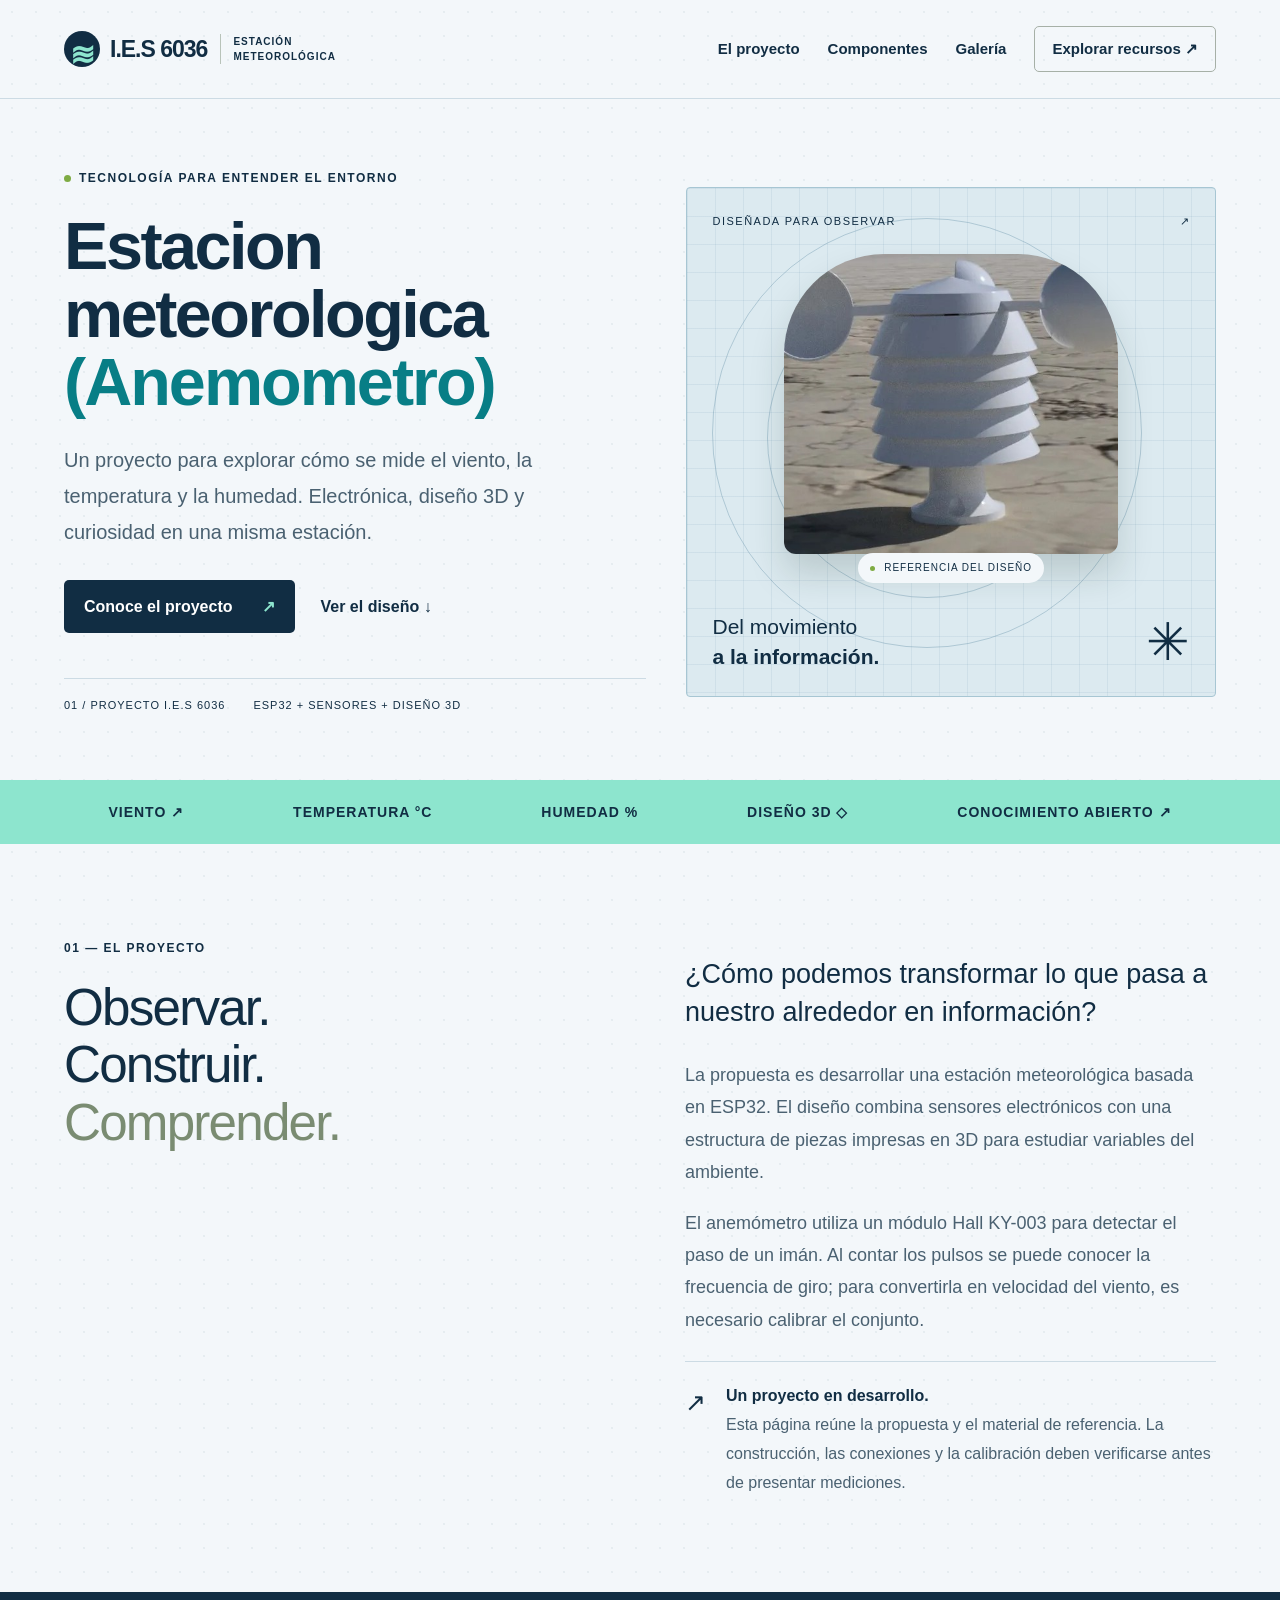
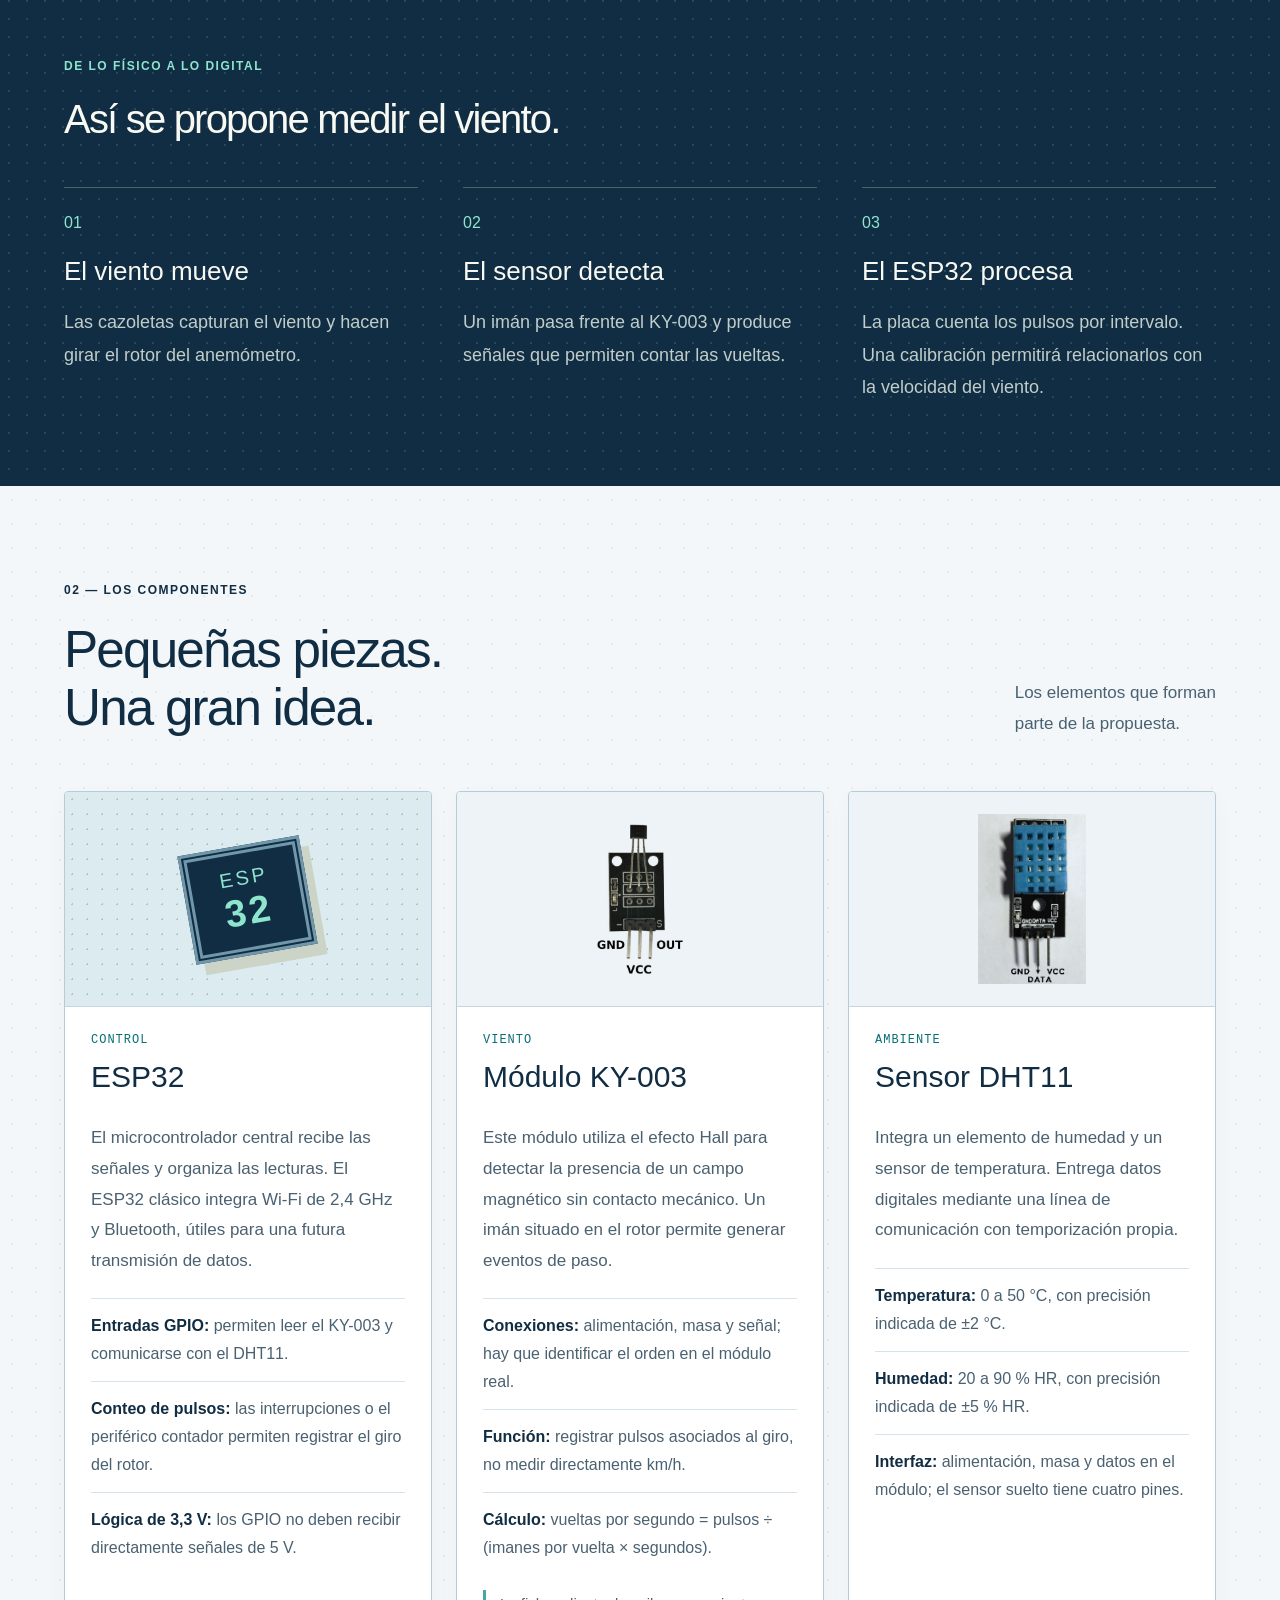
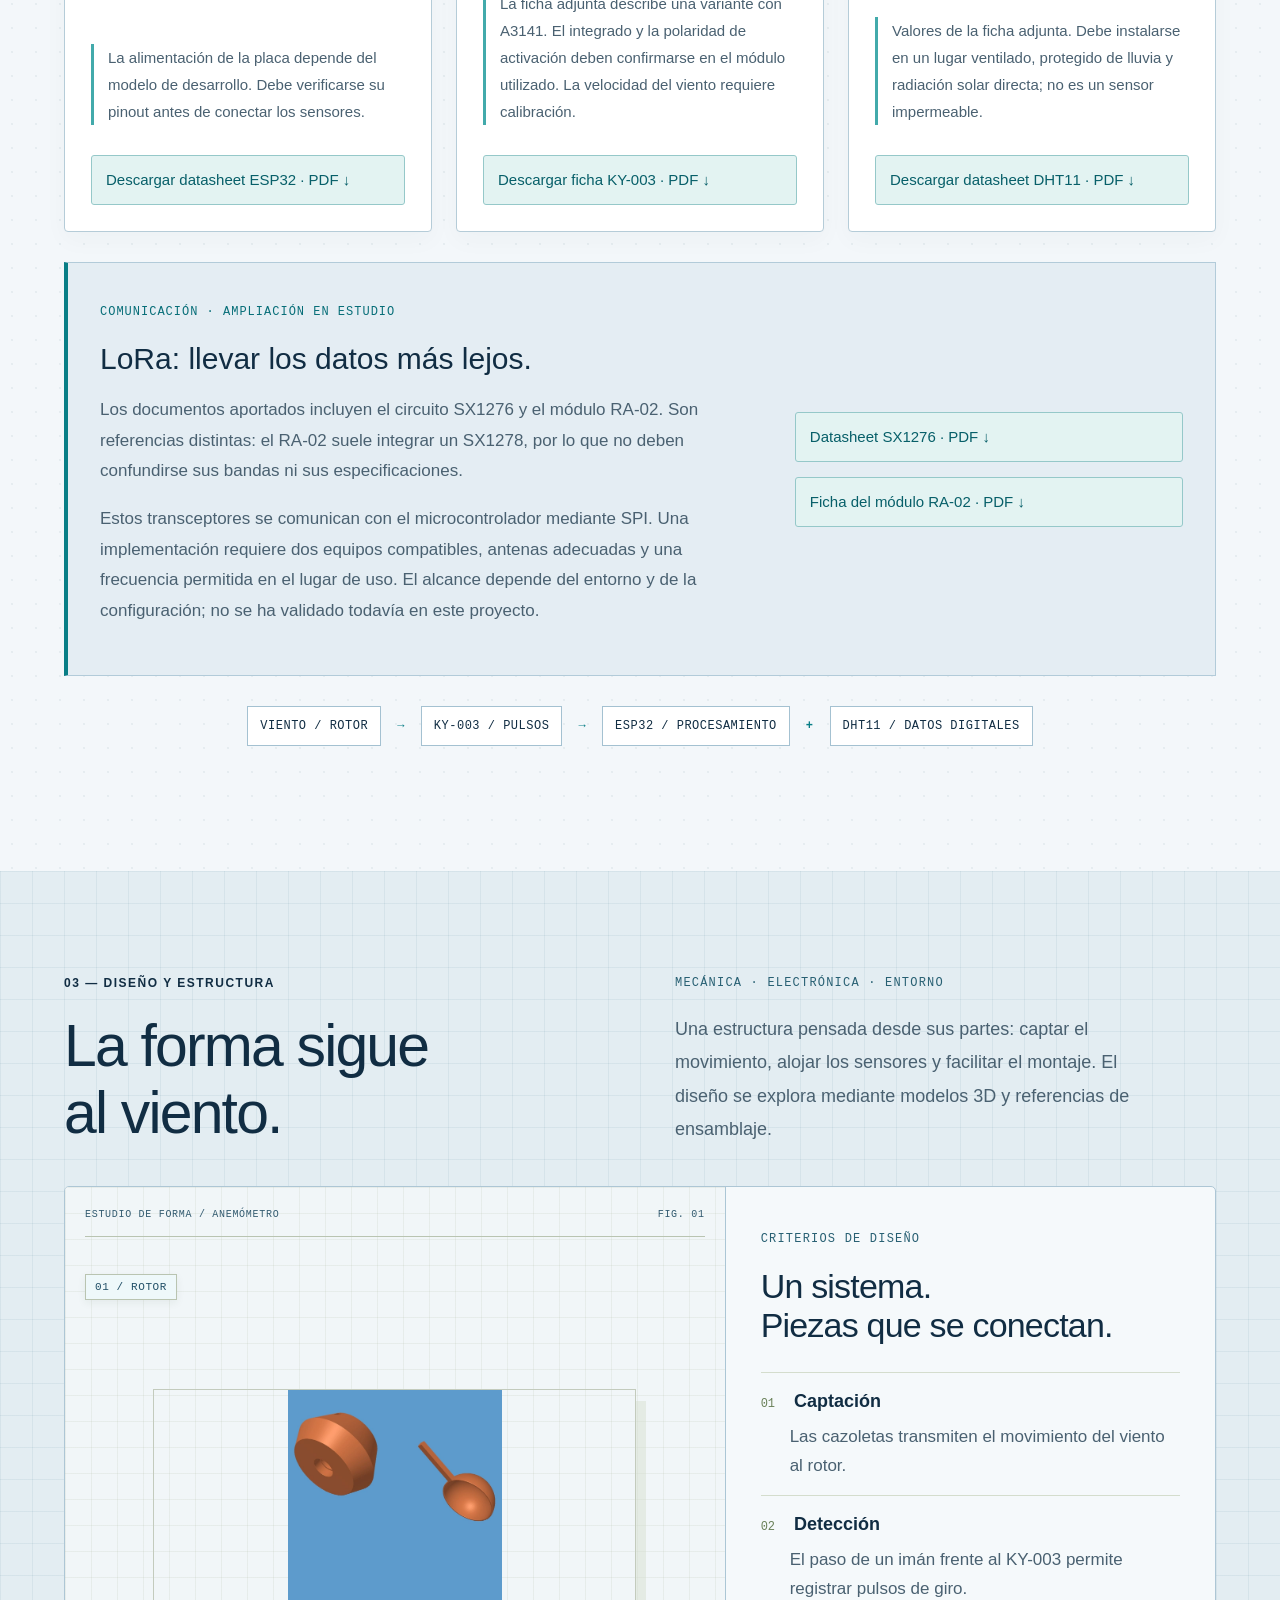
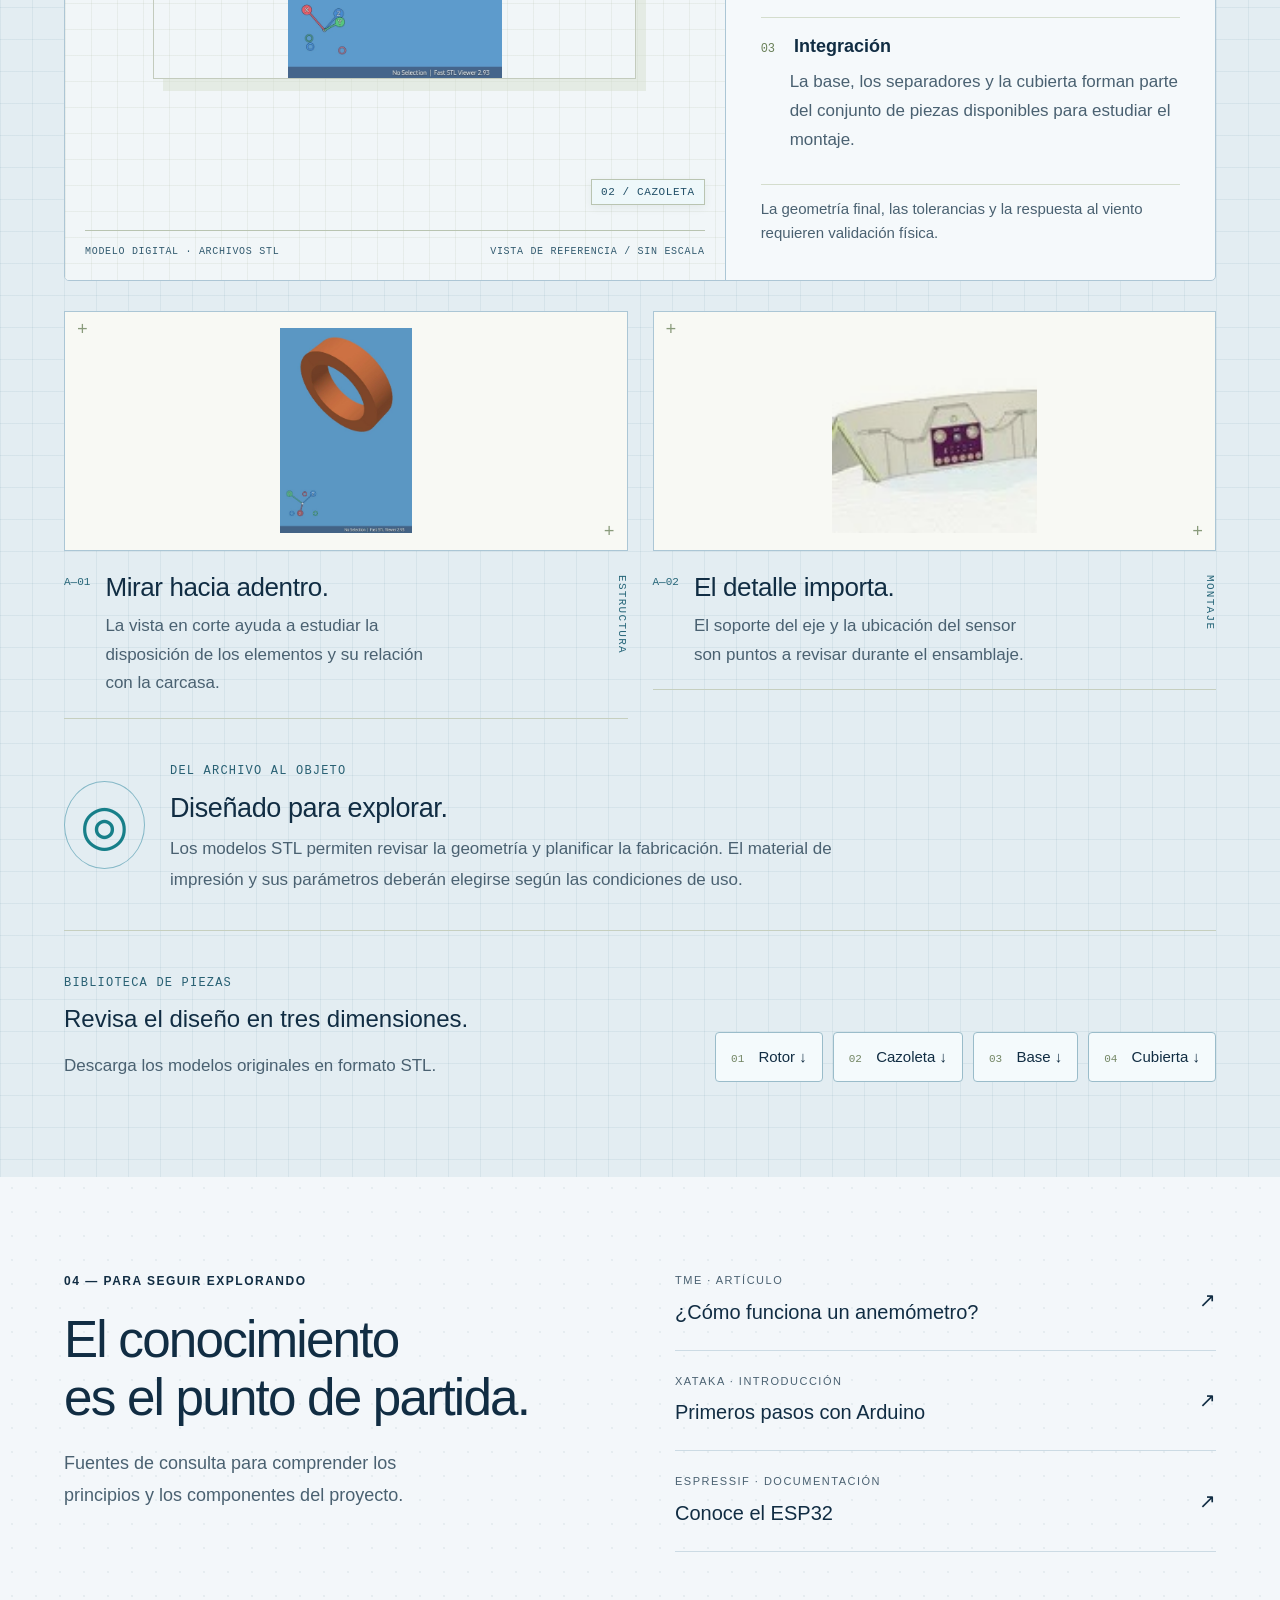
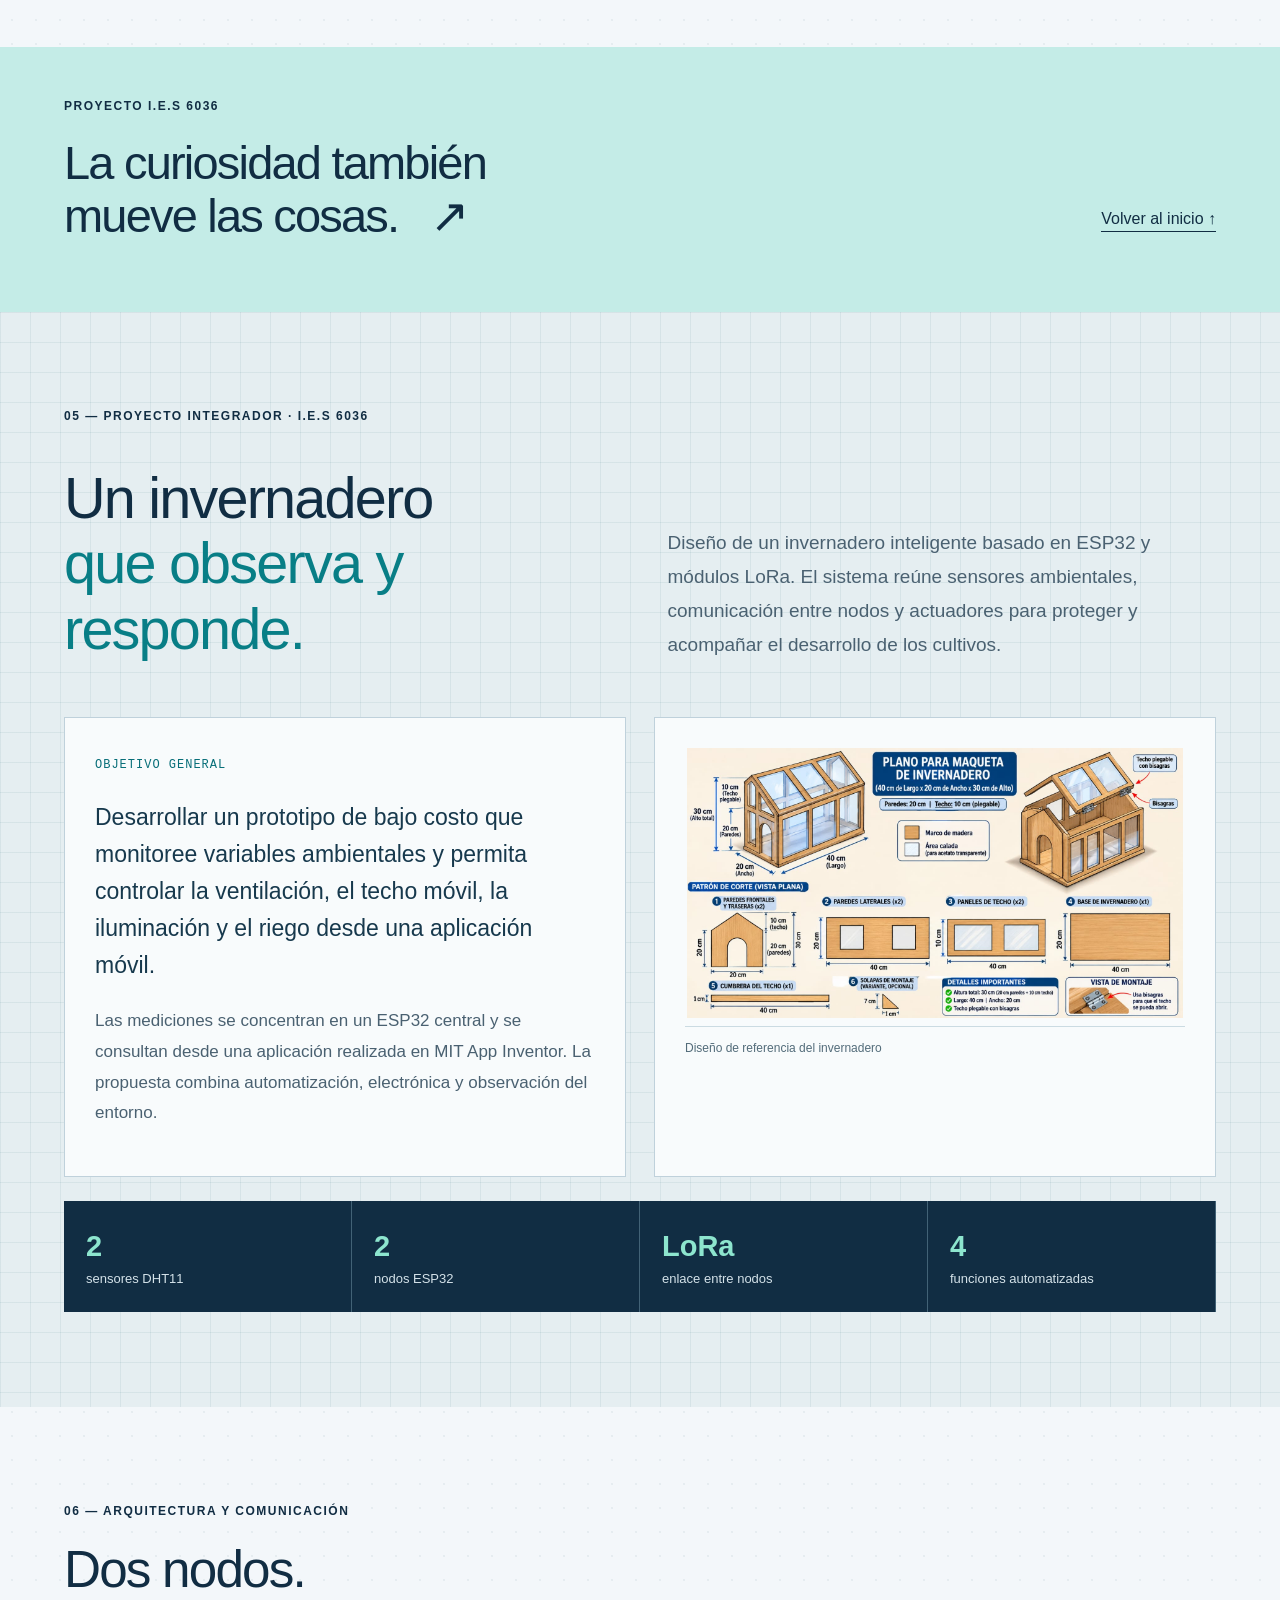
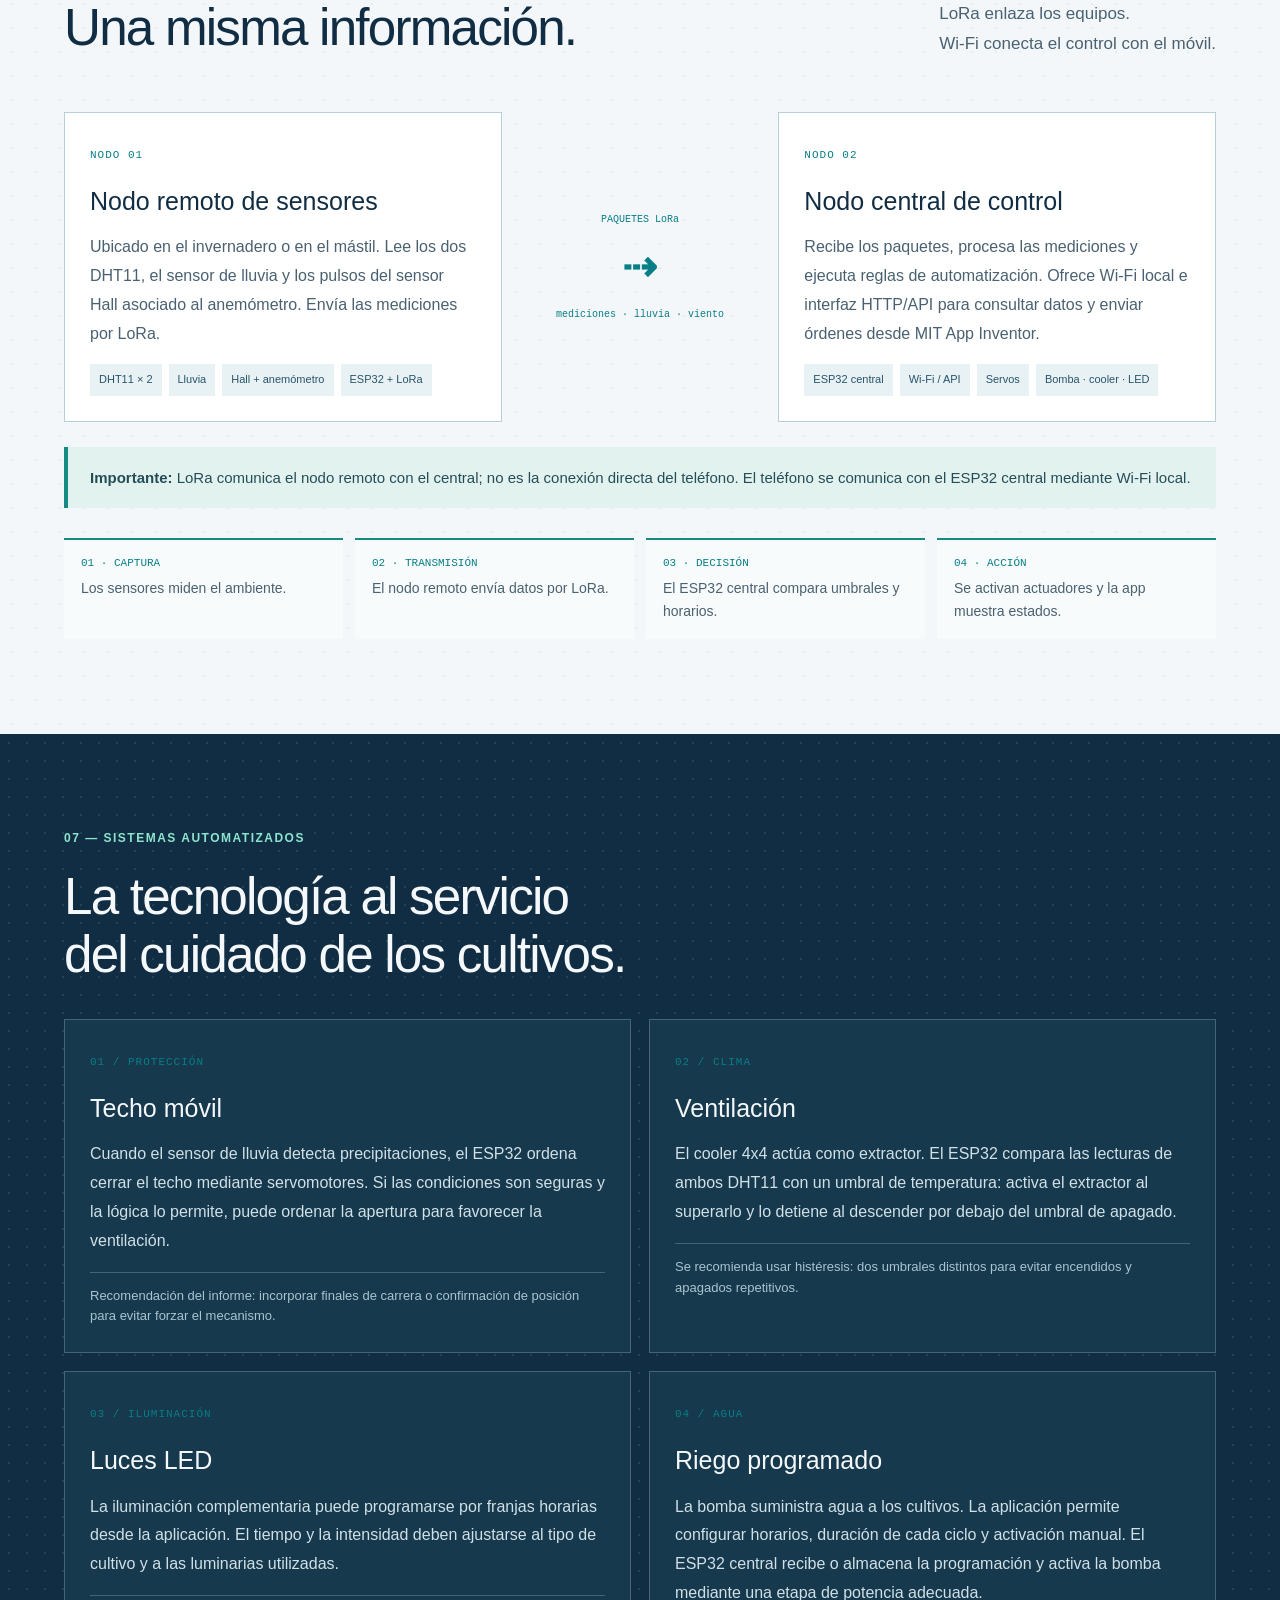
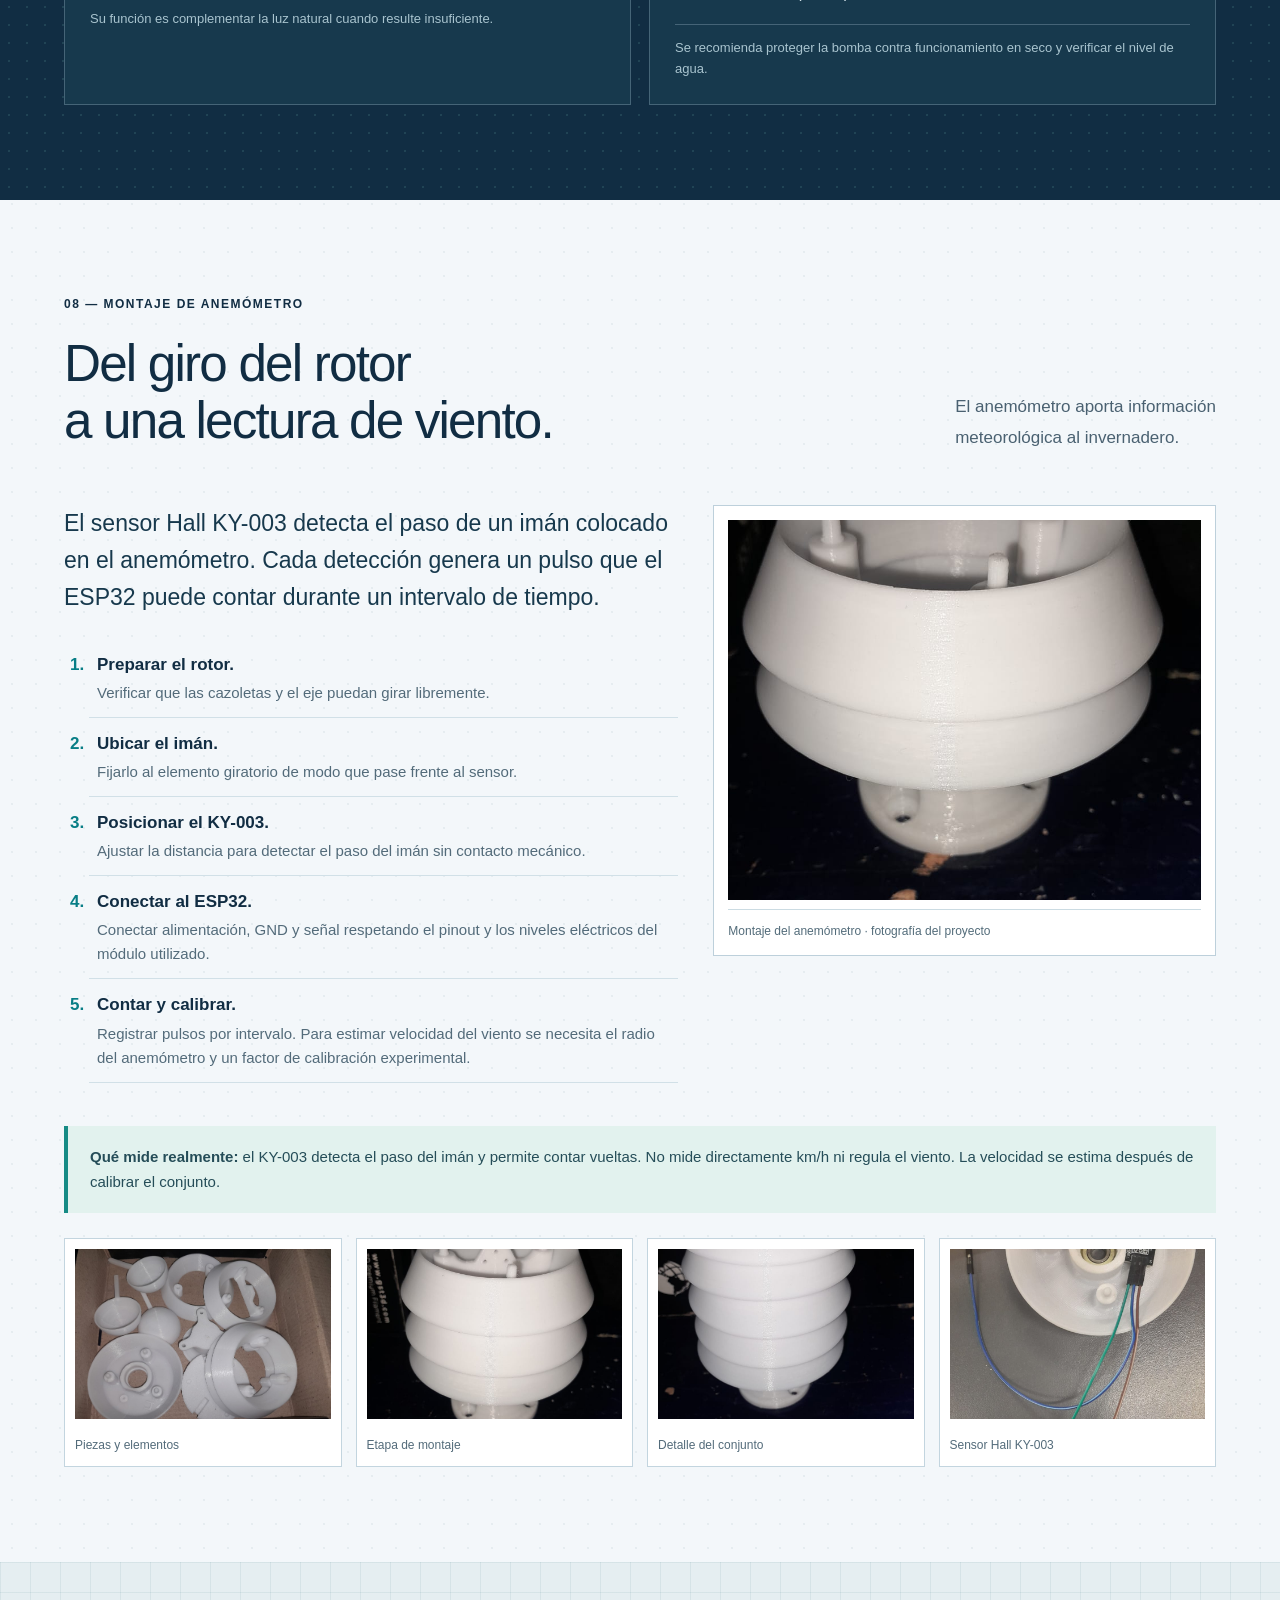
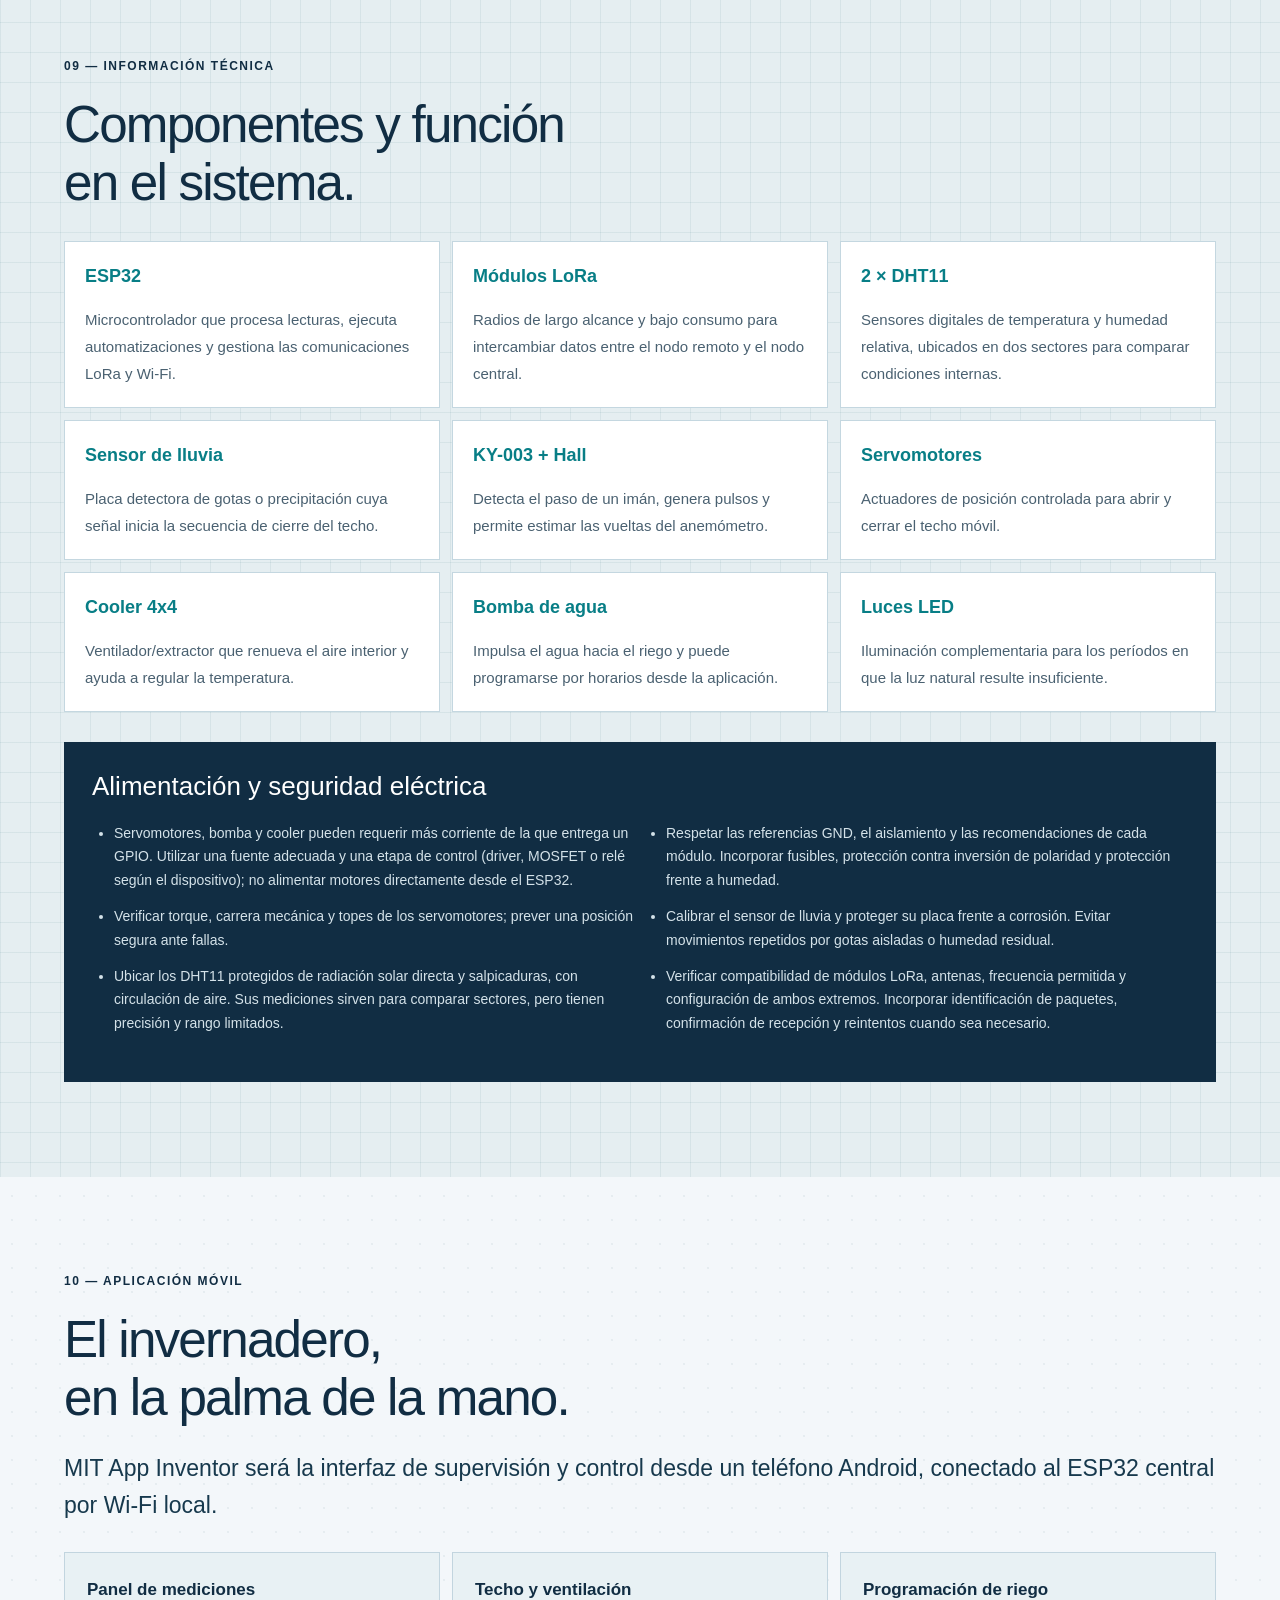
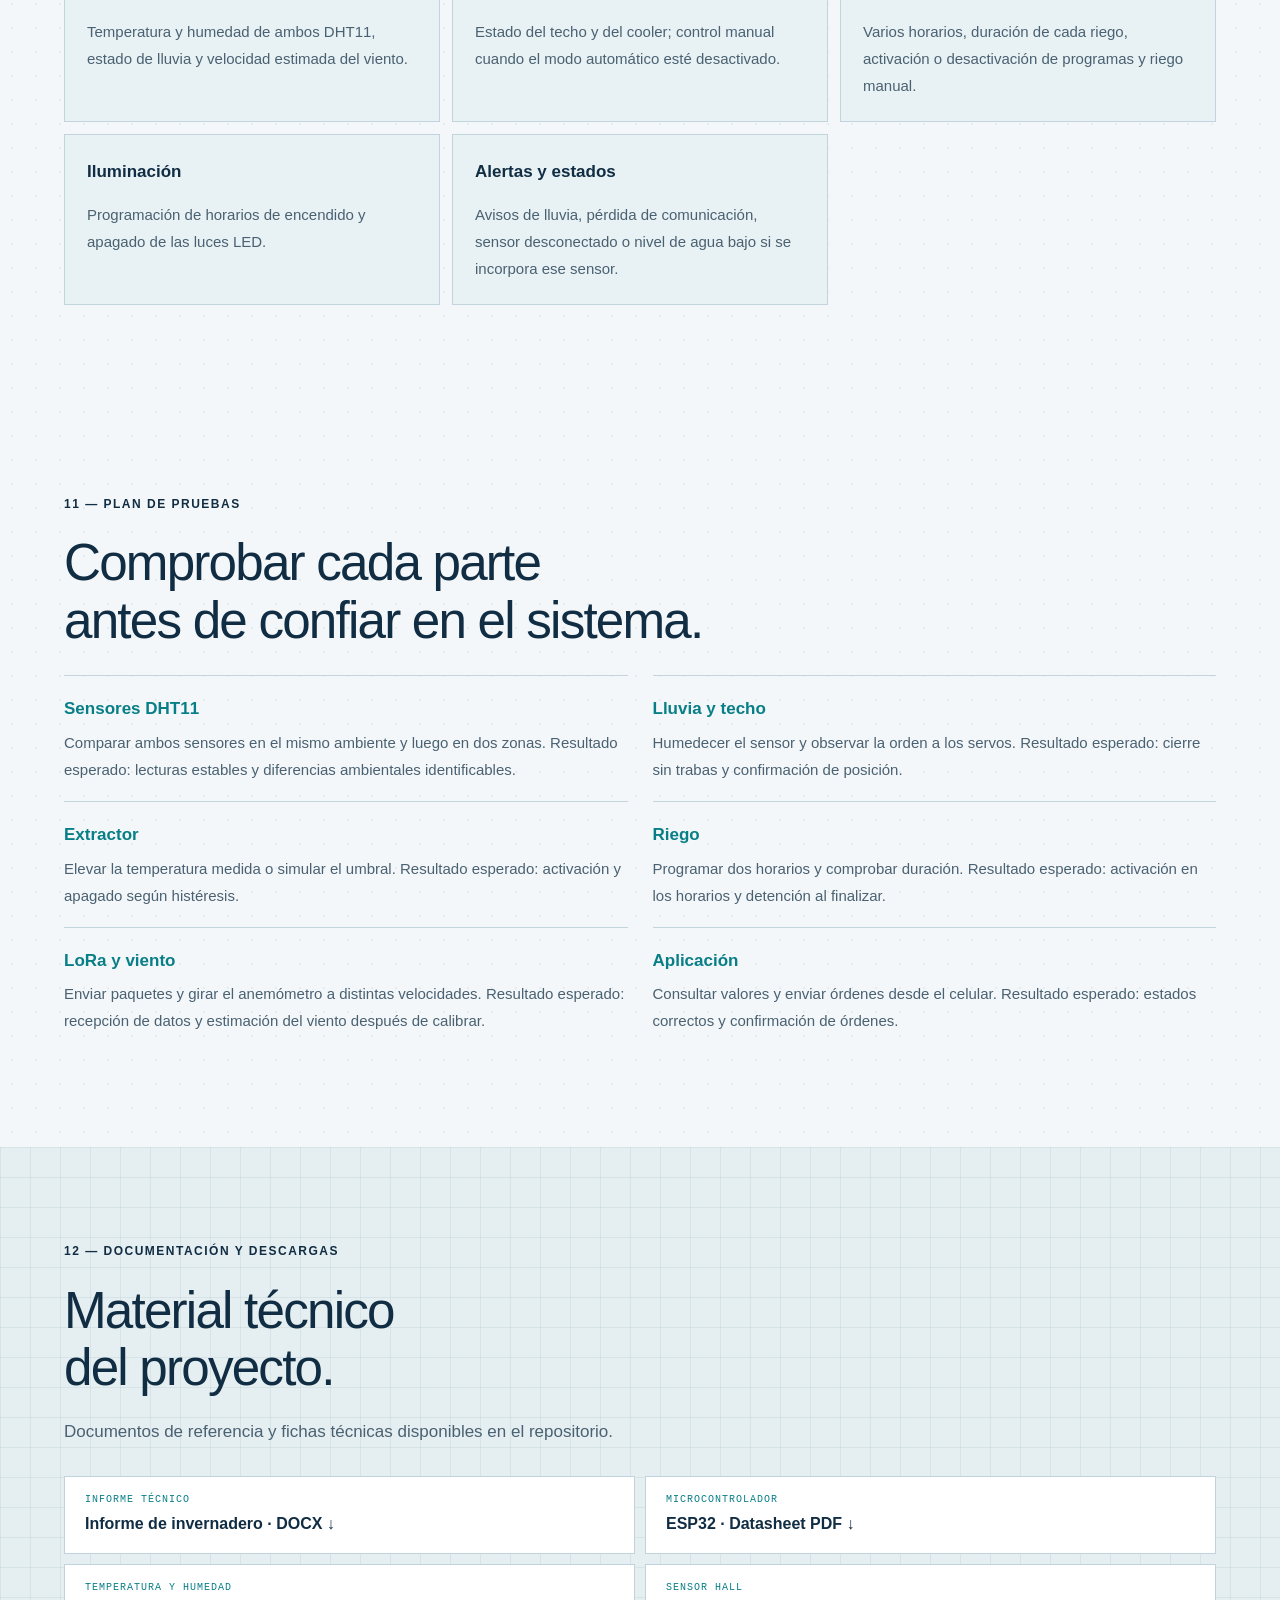
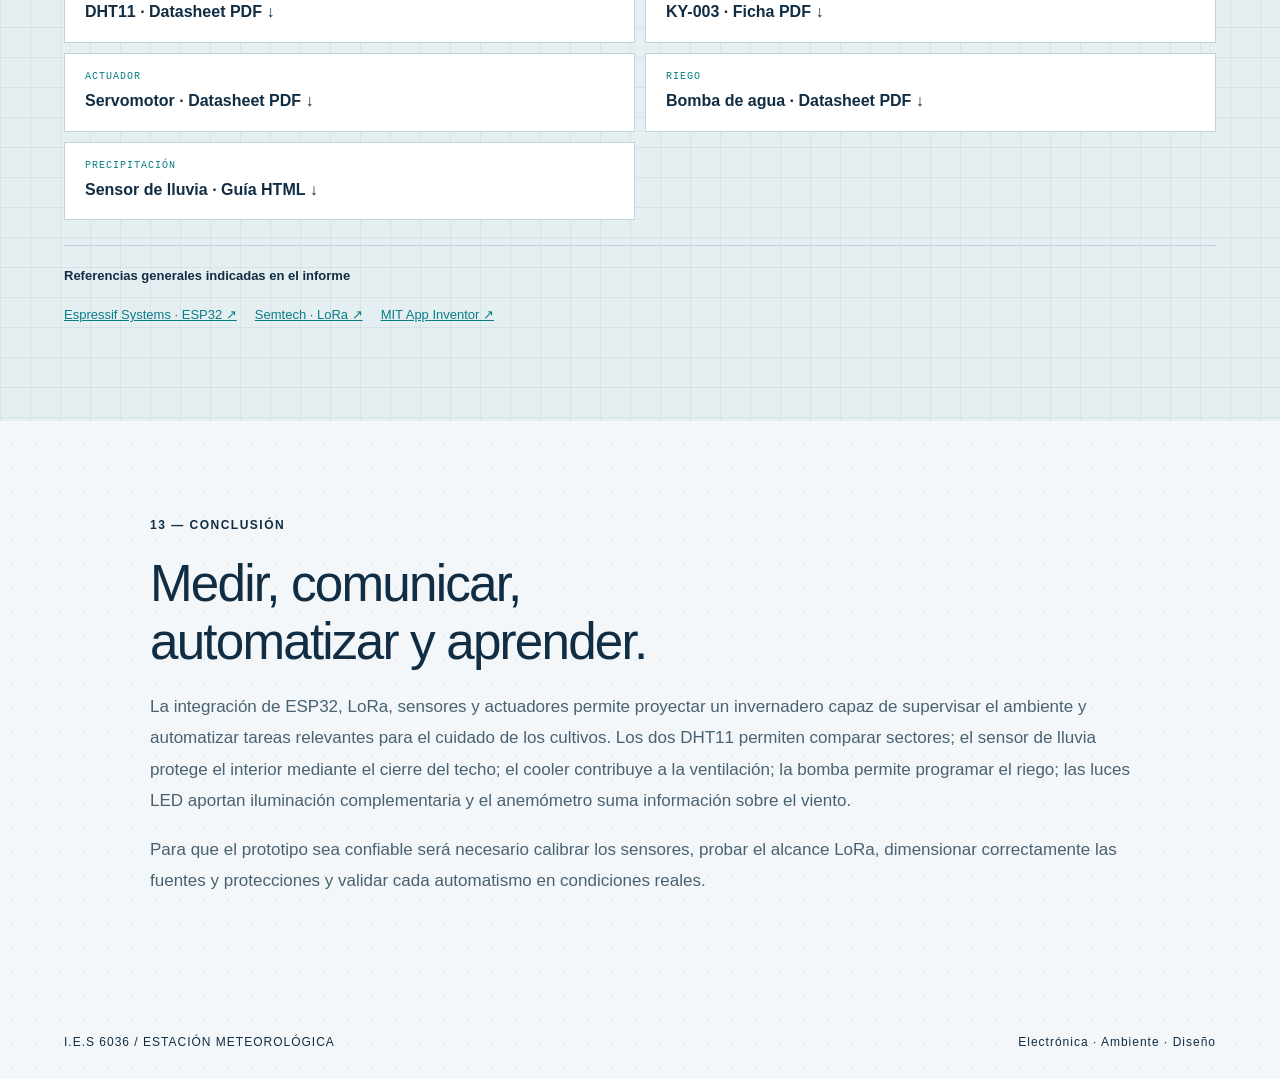
<file: index.html>
<!doctype html>
<html lang="es">
<head><meta charset="utf-8"><meta name="viewport" content="width=device-width, initial-scale=1"><meta name="description" content="I.E.S 6036 · Estación meteorológica y proyecto de invernadero inteligente con ESP32 y LoRa."><title>I.E.S 6036 | Estación meteorológica e invernadero inteligente</title><link rel="stylesheet" href="styles.css"></head>
<body>
<header><a class="brand" href="#inicio"><span class="brand-icon">≋</span> I.E.S 6036<span class="brand-sub">ESTACIÓN METEOROLÓGICA</span></a><nav aria-label="Navegación principal"><a href="#proyecto">El proyecto</a><a href="#componentes">Componentes</a><a href="#galeria">Galería</a><a class="nav-button" href="#recursos">Explorar recursos ↗</a></nav></header>
<main>
<section class="hero wrap" id="inicio"><div class="hero-copy"><div class="eyebrow"><span class="dot"></span> TECNOLOGÍA PARA ENTENDER EL ENTORNO</div><h1 class="project-title">Estacion<br>meteorologica<br><em>(Anemometro)</em></h1><p>Un proyecto para explorar cómo se mide el viento, la temperatura y la humedad. Electrónica, diseño 3D y curiosidad en una misma estación.</p><div class="actions"><a class="button" href="#proyecto">Conoce el proyecto <span>↗</span></a><a class="text-link" href="#galeria">Ver el diseño ↓</a></div><div class="hero-meta"><span>01 / PROYECTO I.E.S 6036</span><span>ESP32 + SENSORES + DISEÑO 3D</span></div></div><div class="hero-art"><div class="art-top"><span>DISEÑADA PARA OBSERVAR</span><span>↗</span></div><div class="orbit orbit-one"></div><div class="orbit orbit-two"></div><img src="WhatsApp%20Image%202026-10-26%20at%2020.29.18.jpeg" alt="Ilustración de referencia en corte de la estructura de la estación"><div class="image-label"><span class="dot"></span> REFERENCIA DEL DISEÑO</div><div class="art-bottom"><span>Del movimiento<br><strong>a la información.</strong></span><span class="asterisk">✳</span></div></div></section>
<div class="ticker"><span>VIENTO ↗</span><span>TEMPERATURA °C</span><span>HUMEDAD %</span><span>DISEÑO 3D ◇</span><span>CONOCIMIENTO ABIERTO ↗</span></div>
<section class="wrap section intro" id="proyecto"><div><div class="eyebrow">01 — EL PROYECTO</div><h2>Observar.<br>Construir.<br><span>Comprender.</span></h2></div><div class="intro-text"><p class="lead">¿Cómo podemos transformar lo que pasa a nuestro alrededor en información?</p><p>La propuesta es desarrollar una estación meteorológica basada en ESP32. El diseño combina sensores electrónicos con una estructura de piezas impresas en 3D para estudiar variables del ambiente.</p><p>El anemómetro utiliza un módulo Hall KY-003 para detectar el paso de un imán. Al contar los pulsos se puede conocer la frecuencia de giro; para convertirla en velocidad del viento, es necesario calibrar el conjunto.</p><div class="note"><span>↗</span><p><strong>Un proyecto en desarrollo.</strong><br>Esta página reúne la propuesta y el material de referencia. La construcción, las conexiones y la calibración deben verificarse antes de presentar mediciones.</p></div></div></section>
<section class="process"><div class="wrap"><div class="eyebrow">DE LO FÍSICO A LO DIGITAL</div><h2>Así se propone medir el viento.</h2><div class="steps"><article><span>01</span><h3>El viento mueve</h3><p>Las cazoletas capturan el viento y hacen girar el rotor del anemómetro.</p></article><article><span>02</span><h3>El sensor detecta</h3><p>Un imán pasa frente al KY-003 y produce señales que permiten contar las vueltas.</p></article><article><span>03</span><h3>El ESP32 procesa</h3><p>La placa cuenta los pulsos por intervalo. Una calibración permitirá relacionarlos con la velocidad del viento.</p></article></div></div></section>
<section class="wrap section" id="componentes"><div class="section-heading"><div><div class="eyebrow">02 — LOS COMPONENTES</div><h2>Pequeñas piezas.<br>Una gran idea.</h2></div><p>Los elementos que forman<br>parte de la propuesta.</p></div><div class="cards"><article class="card"><div class="component-visual circuit" aria-hidden="true"><div class="chip">ESP<br><b>32</b></div></div><div class="card-body"><span class="tag">CONTROL</span><h3>ESP32</h3><p>El microcontrolador central recibe las señales y organiza las lecturas. El ESP32 clásico integra Wi-Fi de 2,4 GHz y Bluetooth, útiles para una futura transmisión de datos.</p><ul class="spec-list"><li><strong>Entradas GPIO:</strong> permiten leer el KY-003 y comunicarse con el DHT11.</li><li><strong>Conteo de pulsos:</strong> las interrupciones o el periférico contador permiten registrar el giro del rotor.</li><li><strong>Lógica de 3,3 V:</strong> los GPIO no deben recibir directamente señales de 5 V.</li></ul><p class="component-note">La alimentación de la placa depende del modelo de desarrollo. Debe verificarse su pinout antes de conectar los sensores.</p><a class="datasheet" href="esp32_datasheet_en.pdf" download>Descargar datasheet ESP32 · PDF ↓</a></div></article><article class="card"><div class="component-visual"><img loading="lazy" src="WhatsApp%20Image%202026-10-26%20at%2020.07.46.jpeg" alt="Fotografía de referencia del módulo DHT11"></div><div class="card-body"><span class="tag">VIENTO</span><h3>Módulo KY-003</h3><p>Este módulo utiliza el efecto Hall para detectar la presencia de un campo magnético sin contacto mecánico. Un imán situado en el rotor permite generar eventos de paso.</p><ul class="spec-list"><li><strong>Conexiones:</strong> alimentación, masa y señal; hay que identificar el orden en el módulo real.</li><li><strong>Función:</strong> registrar pulsos asociados al giro, no medir directamente km/h.</li><li><strong>Cálculo:</strong> vueltas por segundo = pulsos ÷ (imanes por vuelta × segundos).</li></ul><p class="component-note">La ficha adjunta describe una variante con A3141. El integrado y la polaridad de activación deben confirmarse en el módulo utilizado. La velocidad del viento requiere calibración.</p><a class="datasheet" href="KY-003.PDF" download>Descargar ficha KY-003 · PDF ↓</a></div></article><article class="card"><div class="component-visual"><img loading="lazy" src="WhatsApp%20Image%202026-10-26%20at%2020.07.47.jpeg" alt="Fotografía de referencia del módulo Hall KY-003"></div><div class="card-body"><span class="tag">AMBIENTE</span><h3>Sensor DHT11</h3><p>Integra un elemento de humedad y un sensor de temperatura. Entrega datos digitales mediante una línea de comunicación con temporización propia.</p><ul class="spec-list"><li><strong>Temperatura:</strong> 0 a 50 °C, con precisión indicada de ±2 °C.</li><li><strong>Humedad:</strong> 20 a 90 % HR, con precisión indicada de ±5 % HR.</li><li><strong>Interfaz:</strong> alimentación, masa y datos en el módulo; el sensor suelto tiene cuatro pines.</li></ul><p class="component-note">Valores de la ficha adjunta. Debe instalarse en un lugar ventilado, protegido de lluvia y radiación solar directa; no es un sensor impermeable.</p><a class="datasheet" href="DHT11.PDF" download>Descargar datasheet DHT11 · PDF ↓</a></div></article></div><article class="radio-panel"><div><span class="tag">COMUNICACIÓN · AMPLIACIÓN EN ESTUDIO</span><h3>LoRa: llevar los datos más lejos.</h3><p>Los documentos aportados incluyen el circuito SX1276 y el módulo RA-02. Son referencias distintas: el RA-02 suele integrar un SX1278, por lo que no deben confundirse sus bandas ni sus especificaciones.</p><p>Estos transceptores se comunican con el microcontrolador mediante SPI. Una implementación requiere dos equipos compatibles, antenas adecuadas y una frecuencia permitida en el lugar de uso. El alcance depende del entorno y de la configuración; no se ha validado todavía en este proyecto.</p></div><div class="radio-files"><a class="datasheet" href="SX1276IMLTRTPDF_261023_132936.pdf" download>Datasheet SX1276 · PDF ↓</a><a class="datasheet" href="004-7Semi-LoRa-ra-02_261023_133135.pdf" download>Ficha del módulo RA-02 · PDF ↓</a></div></article><div class="signal-chain" aria-label="Cadena de señales propuesta"><span>VIENTO / ROTOR</span><b aria-hidden="true">→</b><span>KY-003 / PULSOS</span><b aria-hidden="true">→</b><span>ESP32 / PROCESAMIENTO</span><b aria-hidden="true">+</b><span>DHT11 / DATOS DIGITALES</span></div></section>
<section class="gallery-section" id="galeria"><div class="wrap section">
<div class="design-header"><div><div class="eyebrow">03 — DISEÑO Y ESTRUCTURA</div><h2>La forma sigue<br>al viento.</h2></div><div class="design-intro"><span class="design-kicker">MECÁNICA · ELECTRÓNICA · ENTORNO</span><p>Una estructura pensada desde sus partes: captar el movimiento, alojar los sensores y facilitar el montaje. El diseño se explora mediante modelos 3D y referencias de ensamblaje.</p></div></div>
<div class="design-board"><div class="drawing"><div class="drawing-bar"><span>ESTUDIO DE FORMA / ANEMÓMETRO</span><span>FIG. 01</span></div><img loading="lazy" src="07f2b24e-f745-4b1c-807d-973191fb5b33.jpg" alt="Modelo tridimensional del rotor y una cazoleta, presentados como estudio de las piezas del anemómetro"><span class="drawing-label label-top">01 / ROTOR</span><span class="drawing-label label-bottom">02 / CAZOLETA</span><div class="drawing-footer"><span>MODELO DIGITAL · ARCHIVOS STL</span><span>VISTA DE REFERENCIA / SIN ESCALA</span></div></div><div class="design-spec"><span class="design-kicker">CRITERIOS DE DISEÑO</span><h3>Un sistema.<br>Piezas que se conectan.</h3><dl><div><dt><span>01</span> Captación</dt><dd>Las cazoletas transmiten el movimiento del viento al rotor.</dd></div><div><dt><span>02</span> Detección</dt><dd>El paso de un imán frente al KY-003 permite registrar pulsos de giro.</dd></div><div><dt><span>03</span> Integración</dt><dd>La base, los separadores y la cubierta forman parte del conjunto de piezas disponibles para estudiar el montaje.</dd></div></dl><p class="spec-note">La geometría final, las tolerancias y la respuesta al viento requieren validación física.</p></div></div>
<div class="detail-grid"><figure><div class="detail-image"><img loading="lazy" src="1.jpeg" alt="Modelo 3D de una pieza anular del conjunto, archivo 1.jpeg"></div><figcaption><span class="detail-number">A—01</span><div><h3>Mirar hacia adentro.</h3><p>La vista en corte ayuda a estudiar la disposición de los elementos y su relación con la carcasa.</p></div><span class="detail-type">ESTRUCTURA</span></figcaption></figure><figure><div class="detail-image"><img loading="lazy" src="WhatsApp%20Image%202026-10-26%20at%2020.29.18%20%286%29.jpeg" alt="Imagen de referencia de un soporte con rodamiento y sensor"></div><figcaption><span class="detail-number">A—02</span><div><h3>El detalle importa.</h3><p>El soporte del eje y la ubicación del sensor son puntos a revisar durante el ensamblaje.</p></div><span class="detail-type">MONTAJE</span></figcaption></figure></div>
<div class="material-strip"><span class="material-symbol" aria-hidden="true">◎</span><div><span class="design-kicker">DEL ARCHIVO AL OBJETO</span><h3>Diseñado para explorar.</h3><p>Los modelos STL permiten revisar la geometría y planificar la fabricación. El material de impresión y sus parámetros deberán elegirse según las condiciones de uso.</p></div></div>
<div class="downloads technical-downloads"><div><span class="design-kicker">BIBLIOTECA DE PIEZAS</span><h3>Revisa el diseño en tres dimensiones.</h3><p>Descarga los modelos originales en formato STL.</p></div><div><a href="Rotor.stl" download><span>01</span> Rotor ↓</a><a href="cup.stl" download><span>02</span> Cazoleta ↓</a><a href="bottom_stand.stl" download><span>03</span> Base ↓</a><a href="screen_top.stl" download><span>04</span> Cubierta ↓</a></div></div>
</div></section>
<section class="wrap section resources" id="recursos"><div><div class="eyebrow">04 — PARA SEGUIR EXPLORANDO</div><h2>El conocimiento<br>es el punto de partida.</h2><p>Fuentes de consulta para comprender los principios y los componentes del proyecto.</p></div><div class="resource-list"><a href="https://www.tme.eu/es/news/library-articles/page/58866/anemometros-que-son-para-que-sirven-y-como-estan-construidos/"><span><small>TME · ARTÍCULO</small>¿Cómo funciona un anemómetro?</span><span>↗</span></a><a href="https://www.xataka.com/basics/que-arduino-como-funciona-que-puedes-hacer-uno"><span><small>XATAKA · INTRODUCCIÓN</small>Primeros pasos con Arduino</span><span>↗</span></a><a href="https://documentation.espressif.com/esp32_datasheet_en.pdf"><span><small>ESPRESSIF · DOCUMENTACIÓN</small>Conoce el ESP32</span><span>↗</span></a></div></section>
<section class="closing"><div class="wrap"><span class="eyebrow">PROYECTO I.E.S 6036</span><h2>La curiosidad también<br>mueve las cosas. <span>↗</span></h2><a href="#inicio">Volver al inicio ↑</a></div></section>

<section class="greenhouse-section" id="invernadero">
  <div class="wrap section">
    <div class="eyebrow">05 — PROYECTO INTEGRADOR · I.E.S 6036</div>
    <div class="greenhouse-heading"><div><h2>Un invernadero<br><span>que observa y responde.</span></h2></div><p>Diseño de un invernadero inteligente basado en ESP32 y módulos LoRa. El sistema reúne sensores ambientales, comunicación entre nodos y actuadores para proteger y acompañar el desarrollo de los cultivos.</p></div>
    <div class="greenhouse-hero-grid">
      <div class="greenhouse-copy"><span class="tag">OBJETIVO GENERAL</span><p class="lead">Desarrollar un prototipo de bajo costo que monitoree variables ambientales y permita controlar la ventilación, el techo móvil, la iluminación y el riego desde una aplicación móvil.</p><p>Las mediciones se concentran en un ESP32 central y se consultan desde una aplicación realizada en MIT App Inventor. La propuesta combina automatización, electrónica y observación del entorno.</p></div>
      <figure class="greenhouse-photo"><img loading="lazy" src="diseño%20del%20invernadero.jpeg" alt="Diseño del invernadero inteligente"><figcaption>Diseño de referencia del invernadero</figcaption></figure>
    </div>
    <div class="greenhouse-stats"><div><b>2</b><span>sensores DHT11</span></div><div><b>2</b><span>nodos ESP32</span></div><div><b>LoRa</b><span>enlace entre nodos</span></div><div><b>4</b><span>funciones automatizadas</span></div></div>
  </div>
</section>
<section class="wrap section" id="arquitectura">
  <div class="eyebrow">06 — ARQUITECTURA Y COMUNICACIÓN</div><div class="section-heading"><h2>Dos nodos.<br>Una misma información.</h2><p>LoRa enlaza los equipos.<br>Wi-Fi conecta el control con el móvil.</p></div>
  <div class="node-flow">
    <article><span class="node-number">NODO 01</span><h3>Nodo remoto de sensores</h3><p>Ubicado en el invernadero o en el mástil. Lee los dos DHT11, el sensor de lluvia y los pulsos del sensor Hall asociado al anemómetro. Envía las mediciones por LoRa.</p><div class="node-tags"><span>DHT11 × 2</span><span>Lluvia</span><span>Hall + anemómetro</span><span>ESP32 + LoRa</span></div></article>
    <div class="node-bridge"><span>PAQUETES LoRa</span><b>⇢</b><small>mediciones · lluvia · viento</small></div>
    <article><span class="node-number">NODO 02</span><h3>Nodo central de control</h3><p>Recibe los paquetes, procesa las mediciones y ejecuta reglas de automatización. Ofrece Wi-Fi local e interfaz HTTP/API para consultar datos y enviar órdenes desde MIT App Inventor.</p><div class="node-tags"><span>ESP32 central</span><span>Wi-Fi / API</span><span>Servos</span><span>Bomba · cooler · LED</span></div></article>
  </div>
  <p class="technical-warning"><strong>Importante:</strong> LoRa comunica el nodo remoto con el central; no es la conexión directa del teléfono. El teléfono se comunica con el ESP32 central mediante Wi-Fi local.</p>
  <div class="flow-steps"><div><b>01 · CAPTURA</b><span>Los sensores miden el ambiente.</span></div><div><b>02 · TRANSMISIÓN</b><span>El nodo remoto envía datos por LoRa.</span></div><div><b>03 · DECISIÓN</b><span>El ESP32 central compara umbrales y horarios.</span></div><div><b>04 · ACCIÓN</b><span>Se activan actuadores y la app muestra estados.</span></div></div>
</section>
<section class="automation-section" id="automatizacion"><div class="wrap section">
  <div class="eyebrow">07 — SISTEMAS AUTOMATIZADOS</div><h2>La tecnología al servicio<br>del cuidado de los cultivos.</h2>
  <div class="automation-grid">
    <article><span>01 / PROTECCIÓN</span><h3>Techo móvil</h3><p>Cuando el sensor de lluvia detecta precipitaciones, el ESP32 ordena cerrar el techo mediante servomotores. Si las condiciones son seguras y la lógica lo permite, puede ordenar la apertura para favorecer la ventilación.</p><small>Recomendación del informe: incorporar finales de carrera o confirmación de posición para evitar forzar el mecanismo.</small></article>
    <article><span>02 / CLIMA</span><h3>Ventilación</h3><p>El cooler 4x4 actúa como extractor. El ESP32 compara las lecturas de ambos DHT11 con un umbral de temperatura: activa el extractor al superarlo y lo detiene al descender por debajo del umbral de apagado.</p><small>Se recomienda usar histéresis: dos umbrales distintos para evitar encendidos y apagados repetitivos.</small></article>
    <article><span>03 / ILUMINACIÓN</span><h3>Luces LED</h3><p>La iluminación complementaria puede programarse por franjas horarias desde la aplicación. El tiempo y la intensidad deben ajustarse al tipo de cultivo y a las luminarias utilizadas.</p><small>Su función es complementar la luz natural cuando resulte insuficiente.</small></article>
    <article><span>04 / AGUA</span><h3>Riego programado</h3><p>La bomba suministra agua a los cultivos. La aplicación permite configurar horarios, duración de cada ciclo y activación manual. El ESP32 central recibe o almacena la programación y activa la bomba mediante una etapa de potencia adecuada.</p><small>Se recomienda proteger la bomba contra funcionamiento en seco y verificar el nivel de agua.</small></article>
  </div>
</div></section>
<section class="wrap section" id="anemometro">
  <div class="eyebrow">08 — MONTAJE DE ANEMÓMETRO</div><div class="section-heading"><h2>Del giro del rotor<br>a una lectura de viento.</h2><p>El anemómetro aporta información<br>meteorológica al invernadero.</p></div>
  <div class="anemometer-layout"><div><p class="lead">El sensor Hall KY-003 detecta el paso de un imán colocado en el anemómetro. Cada detección genera un pulso que el ESP32 puede contar durante un intervalo de tiempo.</p><ol class="assembly-list"><li><b>Preparar el rotor.</b><span>Verificar que las cazoletas y el eje puedan girar libremente.</span></li><li><b>Ubicar el imán.</b><span>Fijarlo al elemento giratorio de modo que pase frente al sensor.</span></li><li><b>Posicionar el KY-003.</b><span>Ajustar la distancia para detectar el paso del imán sin contacto mecánico.</span></li><li><b>Conectar al ESP32.</b><span>Conectar alimentación, GND y señal respetando el pinout y los niveles eléctricos del módulo utilizado.</span></li><li><b>Contar y calibrar.</b><span>Registrar pulsos por intervalo. Para estimar velocidad del viento se necesita el radio del anemómetro y un factor de calibración experimental.</span></li></ol></div>
  <figure class="anemometer-photo"><img loading="lazy" src="Montaje%201.jpeg" alt="Fotografía del montaje del anemómetro"><figcaption>Montaje del anemómetro · fotografía del proyecto</figcaption></figure></div>
  <div class="technical-warning"><strong>Qué mide realmente:</strong> el KY-003 detecta el paso del imán y permite contar vueltas. No mide directamente km/h ni regula el viento. La velocidad se estima después de calibrar el conjunto.</div>
  <div class="photo-gallery"><figure><img loading="lazy" src="piezas%201.jpeg" alt="Piezas del anemómetro"><figcaption>Piezas y elementos</figcaption></figure><figure><img loading="lazy" src="Montaje%202.jpeg" alt="Etapa de montaje del anemómetro"><figcaption>Etapa de montaje</figcaption></figure><figure><img loading="lazy" src="Montaje%203.jpeg" alt="Detalle del montaje del anemómetro"><figcaption>Detalle del conjunto</figcaption></figure><figure><img loading="lazy" src="Sensor%20Hall%20montaje.jpeg" alt="Montaje del sensor Hall"><figcaption>Sensor Hall KY-003</figcaption></figure></div>
</section>
<section class="tech-section" id="informacion-tecnica"><div class="wrap section">
  <div class="eyebrow">09 — INFORMACIÓN TÉCNICA</div><h2>Componentes y función<br>en el sistema.</h2>
  <div class="tech-table">
    <div><b>ESP32</b><p>Microcontrolador que procesa lecturas, ejecuta automatizaciones y gestiona las comunicaciones LoRa y Wi-Fi.</p></div>
    <div><b>Módulos LoRa</b><p>Radios de largo alcance y bajo consumo para intercambiar datos entre el nodo remoto y el nodo central.</p></div>
    <div><b>2 × DHT11</b><p>Sensores digitales de temperatura y humedad relativa, ubicados en dos sectores para comparar condiciones internas.</p></div>
    <div><b>Sensor de lluvia</b><p>Placa detectora de gotas o precipitación cuya señal inicia la secuencia de cierre del techo.</p></div>
    <div><b>KY-003 + Hall</b><p>Detecta el paso de un imán, genera pulsos y permite estimar las vueltas del anemómetro.</p></div>
    <div><b>Servomotores</b><p>Actuadores de posición controlada para abrir y cerrar el techo móvil.</p></div>
    <div><b>Cooler 4x4</b><p>Ventilador/extractor que renueva el aire interior y ayuda a regular la temperatura.</p></div>
    <div><b>Bomba de agua</b><p>Impulsa el agua hacia el riego y puede programarse por horarios desde la aplicación.</p></div>
    <div><b>Luces LED</b><p>Iluminación complementaria para los períodos en que la luz natural resulte insuficiente.</p></div>
  </div>
  <div class="safety-panel"><h3>Alimentación y seguridad eléctrica</h3><ul><li>Servomotores, bomba y cooler pueden requerir más corriente de la que entrega un GPIO. Utilizar una fuente adecuada y una etapa de control (driver, MOSFET o relé según el dispositivo); no alimentar motores directamente desde el ESP32.</li><li>Respetar las referencias GND, el aislamiento y las recomendaciones de cada módulo. Incorporar fusibles, protección contra inversión de polaridad y protección frente a humedad.</li><li>Verificar torque, carrera mecánica y topes de los servomotores; prever una posición segura ante fallas.</li><li>Calibrar el sensor de lluvia y proteger su placa frente a corrosión. Evitar movimientos repetidos por gotas aisladas o humedad residual.</li><li>Ubicar los DHT11 protegidos de radiación solar directa y salpicaduras, con circulación de aire. Sus mediciones sirven para comparar sectores, pero tienen precisión y rango limitados.</li><li>Verificar compatibilidad de módulos LoRa, antenas, frecuencia permitida y configuración de ambos extremos. Incorporar identificación de paquetes, confirmación de recepción y reintentos cuando sea necesario.</li></ul></div>
</div></section>
<section class="wrap section" id="app-movil">
  <div class="eyebrow">10 — APLICACIÓN MÓVIL</div><h2>El invernadero,<br>en la palma de la mano.</h2><p class="lead">MIT App Inventor será la interfaz de supervisión y control desde un teléfono Android, conectado al ESP32 central por Wi-Fi local.</p>
  <div class="app-grid"><article><b>Panel de mediciones</b><p>Temperatura y humedad de ambos DHT11, estado de lluvia y velocidad estimada del viento.</p></article><article><b>Techo y ventilación</b><p>Estado del techo y del cooler; control manual cuando el modo automático esté desactivado.</p></article><article><b>Programación de riego</b><p>Varios horarios, duración de cada riego, activación o desactivación de programas y riego manual.</p></article><article><b>Iluminación</b><p>Programación de horarios de encendido y apagado de las luces LED.</p></article><article><b>Alertas y estados</b><p>Avisos de lluvia, pérdida de comunicación, sensor desconectado o nivel de agua bajo si se incorpora ese sensor.</p></article></div>
</section>
<section class="wrap section" id="pruebas">
  <div class="eyebrow">11 — PLAN DE PRUEBAS</div><h2>Comprobar cada parte<br>antes de confiar en el sistema.</h2>
  <div class="test-list"><div><b>Sensores DHT11</b><p>Comparar ambos sensores en el mismo ambiente y luego en dos zonas. Resultado esperado: lecturas estables y diferencias ambientales identificables.</p></div><div><b>Lluvia y techo</b><p>Humedecer el sensor y observar la orden a los servos. Resultado esperado: cierre sin trabas y confirmación de posición.</p></div><div><b>Extractor</b><p>Elevar la temperatura medida o simular el umbral. Resultado esperado: activación y apagado según histéresis.</p></div><div><b>Riego</b><p>Programar dos horarios y comprobar duración. Resultado esperado: activación en los horarios y detención al finalizar.</p></div><div><b>LoRa y viento</b><p>Enviar paquetes y girar el anemómetro a distintas velocidades. Resultado esperado: recepción de datos y estimación del viento después de calibrar.</p></div><div><b>Aplicación</b><p>Consultar valores y enviar órdenes desde el celular. Resultado esperado: estados correctos y confirmación de órdenes.</p></div></div>
</section>
<section class="resource-band" id="documentacion"><div class="wrap section">
  <div class="eyebrow">12 — DOCUMENTACIÓN Y DESCARGAS</div><h2>Material técnico<br>del proyecto.</h2><p>Documentos de referencia y fichas técnicas disponibles en el repositorio.</p>
  <div class="document-links">
    <a href="Informe%20de%20invernadero.docx" download><span>INFORME TÉCNICO</span><b>Informe de invernadero · DOCX ↓</b></a>
    <a href="esp32_datasheet_en.pdf" download><span>MICROCONTROLADOR</span><b>ESP32 · Datasheet PDF ↓</b></a>
    <a href="DHT11-Technical-Data-Sheet-Translated-Version-1143_261023_131450.pdf" download><span>TEMPERATURA Y HUMEDAD</span><b>DHT11 · Datasheet PDF ↓</b></a>
    <a href="KY-003.PDF" download><span>SENSOR HALL</span><b>KY-003 · Ficha PDF ↓</b></a>
    <a href="Servomotor%20Datasheet.pdf" download><span>ACTUADOR</span><b>Servomotor · Datasheet PDF ↓</b></a>
    <a href="Bomba%20de%20agua%20datasheet.pdf" download><span>RIEGO</span><b>Bomba de agua · Datasheet PDF ↓</b></a>
    <a href="Detector%20de%20lluvia%20con%20Arduino%20y%20sensor%20FC-37%20o%20YL-83.html" download><span>PRECIPITACIÓN</span><b>Sensor de lluvia · Guía HTML ↓</b></a>
  </div>
  <div class="references"><b>Referencias generales indicadas en el informe</b><a href="https://docs.espressif.com/">Espressif Systems · ESP32 ↗</a><a href="https://www.semtech.com/lora">Semtech · LoRa ↗</a><a href="https://appinventor.mit.edu/">MIT App Inventor ↗</a></div>
</div></section>
<section class="wrap section conclusion">
  <div class="eyebrow">13 — CONCLUSIÓN</div><h2>Medir, comunicar,<br>automatizar y aprender.</h2><p>La integración de ESP32, LoRa, sensores y actuadores permite proyectar un invernadero capaz de supervisar el ambiente y automatizar tareas relevantes para el cuidado de los cultivos. Los dos DHT11 permiten comparar sectores; el sensor de lluvia protege el interior mediante el cierre del techo; el cooler contribuye a la ventilación; la bomba permite programar el riego; las luces LED aportan iluminación complementaria y el anemómetro suma información sobre el viento.</p><p>Para que el prototipo sea confiable será necesario calibrar los sensores, probar el alcance LoRa, dimensionar correctamente las fuentes y protecciones y validar cada automatismo en condiciones reales.</p>
</section>
</main><footer class="wrap"><span>I.E.S 6036 / ESTACIÓN METEOROLÓGICA</span><span>Electrónica · Ambiente · Diseño</span></footer>
</body></html>
</file>
<file: styles.css>
:root{--ink:#172e32;--muted:#5f6d6b;--paper:#f7f8f3;--lime:#d4f477;--line:#dce1d8}*{box-sizing:border-box}html{scroll-behavior:smooth;scroll-padding-top:30px}body{margin:0;background:var(--paper);color:var(--ink);font-family:Arial,Helvetica,sans-serif;line-height:1.6}a{color:inherit;text-decoration:none}a:focus-visible{outline:3px solid #659121;outline-offset:5px}header{max-width:1360px;margin:auto;padding:26px 5%;display:flex;justify-content:space-between;align-items:center;border-bottom:1px solid var(--line);gap:25px}.brand{font-size:23px;font-weight:800;display:flex;align-items:center;gap:10px;letter-spacing:-1px}.brand-icon{background:var(--ink);color:var(--lime);width:36px;height:36px;display:grid;place-items:center;font-size:30px;border-radius:50%}.brand-sub{font-size:8px;letter-spacing:1px;max-width:95px;line-height:1.5;border-left:1px solid #b8c3b9;padding-left:12px;margin-left:3px}nav{display:flex;align-items:center;gap:28px;font-size:12px;font-weight:600}.nav-button{border:1px solid #a6b0a7;border-radius:5px;padding:10px 17px}.wrap{max-width:1200px;margin:auto;width:90%}.hero{display:grid;grid-template-columns:1.1fr 1fr;gap:70px;padding-top:70px;padding-bottom:65px;align-items:center}.eyebrow{font-size:10px;letter-spacing:1.8px;font-weight:700;display:flex;align-items:center;gap:8px}.dot{display:inline-block;width:7px;height:7px;border-radius:50%;background:#7eab43}h1{font-size:clamp(58px,6.6vw,92px);line-height:1.02;letter-spacing:-5px;margin:25px 0}h1 em{font-family:Georgia,serif;font-weight:400;color:#577342;letter-spacing:-4px}p{color:var(--muted);font-size:14px}.hero-copy>p{max-width:395px;font-size:15px}.actions{display:flex;align-items:center;gap:25px;margin:30px 0 45px}.button{background:var(--ink);color:white;border-radius:5px;padding:14px 20px;font-size:12px;font-weight:600;display:flex;gap:30px}.button span{color:var(--lime)}.text-link{font-size:12px;font-weight:600}.hero-meta{display:flex;gap:28px;font-size:8px;letter-spacing:1px;border-top:1px solid var(--line);padding-top:18px}.hero-art{background:#e6ebdc;border-radius:12px;position:relative;overflow:hidden;min-height:510px;display:flex;flex-direction:column;justify-content:space-between;padding:25px}.art-top{display:flex;justify-content:space-between;font-size:9px;letter-spacing:1.5px;z-index:1}.hero-art>img{width:70%;height:300px;object-fit:cover;align-self:center;border-radius:100px 100px 12px 12px;position:relative;box-shadow:0 20px 35px #1a30222b;margin-top:15px}.orbit{position:absolute;width:430px;height:430px;border:1px solid #c4d0b8;border-radius:50%;top:30px;left:25px}.orbit-two{width:320px;height:320px;top:90px;left:80px}.image-label{font-size:8px;letter-spacing:1px;align-self:center;background:var(--paper);padding:7px 12px;border-radius:30px;z-index:1;margin-top:-10px}.image-label .dot{width:5px;height:5px;margin-right:5px}.art-bottom{display:flex;align-items:center;justify-content:space-between;font-size:16px;line-height:1.4;margin-top:20px;z-index:1}.asterisk{font-size:52px;font-weight:400;line-height:1}.ticker{display:flex;justify-content:space-around;gap:20px;padding:21px 5%;background:var(--lime);font-size:11px;font-weight:700;letter-spacing:1px}.section{padding-top:95px;padding-bottom:95px}h2{font-size:clamp(32px,3.5vw,47px);line-height:1.13;letter-spacing:-1.8px;font-weight:500;margin:20px 0}h2 span{color:#7a8c72}.intro{display:grid;grid-template-columns:1fr 1fr;gap:90px}.intro-text{padding-top:17px}.intro .lead{font-size:23px;line-height:1.4;color:var(--ink);margin-top:0}.note{border-top:1px solid var(--line);padding-top:20px;display:flex;gap:20px;margin-top:25px}.note>span{font-size:25px}.note p{font-size:12px;margin:0}.note strong{color:var(--ink)}.process{background:var(--ink);color:#f8f9f2;padding:65px 0}.process .eyebrow{color:var(--lime)}.process h2{font-size:34px}.steps{display:grid;grid-template-columns:repeat(3,1fr);gap:45px;margin-top:45px}.steps article{border-top:1px solid #506165;padding-top:20px}.steps article>span{color:var(--lime);font-size:12px}h3{font-size:21px;line-height:1.3;font-weight:500;margin:18px 0 10px}.steps p{color:#c1cdca;font-size:13px;max-width:295px}.section-heading{display:flex;justify-content:space-between;align-items:end;margin-bottom:35px;gap:25px}.section-heading p{font-size:12px}.cards{display:grid;grid-template-columns:repeat(3,1fr);gap:22px}.card{border:1px solid var(--line);border-radius:8px;overflow:hidden;background:#fff}.component-visual{height:215px;background:#fff;display:grid;place-items:center;border-bottom:1px solid var(--line)}.component-visual img{width:80%;height:170px;object-fit:contain;mix-blend-mode:multiply}.card-body{padding:25px}.tag{font-size:9px;letter-spacing:1.3px;color:#60784b}.card h3{margin-top:10px;font-size:25px}.card p{font-size:13px;min-height:65px}.card a{font-size:12px;display:inline-block;margin-top:15px;border-bottom:1px solid #a0ae94}.circuit{background:radial-gradient(#b7c3b7 1px,transparent 1px) 0 0/15px 15px #ecf0e9}.chip{background:#223e3e;color:#d4f477;border:8px double #a4b2a3;padding:12px 29px;line-height:1.2;letter-spacing:3px;font-size:20px;transform:rotate(-10deg);box-shadow:8px 12px 0 #ccd4c7}.chip b{font-size:38px}.lora-note{display:flex;align-items:center;gap:30px;border-bottom:1px solid var(--line);padding:22px 0}.lora-note>span{font-size:8px;letter-spacing:1px;min-width:140px}.lora-note p{font-size:12px;flex:1}.lora-note a{font-size:11px;white-space:nowrap}.gallery-section{background:#e9ede4}.gallery{display:grid;grid-template-columns:1.25fr 1fr;gap:22px}.gallery figure{margin:0;background:#fff;display:flex;flex-direction:column;border-radius:6px;overflow:hidden}.gallery-main{grid-row:span 2}.gallery img{width:100%;height:180px;object-fit:contain;padding:15px;background:#fff}.gallery-main img{height:100%;min-height:360px;object-fit:cover;padding:0}.gallery figcaption{padding:14px 18px;font-size:11px;border-top:1px solid var(--line);margin-top:auto}.gallery figcaption span{color:#7c8d73;margin-right:17px;font-size:10px}.downloads{display:flex;align-items:center;justify-content:space-between;padding-top:30px;gap:20px}.downloads h3{font-size:19px;margin:0}.downloads p{font-size:12px;margin-bottom:0}.downloads>div:last-child{display:flex;gap:10px;flex-wrap:wrap}.downloads a{border:1px solid #b1bdab;border-radius:4px;padding:9px 14px;font-size:11px}.resources{display:grid;grid-template-columns:1fr 1fr;gap:70px}.resources>div>p{max-width:350px}.resource-list a{padding:22px 0;display:flex;align-items:center;justify-content:space-between;border-bottom:1px solid var(--line);gap:25px;font-size:16px}.resource-list a:first-child{padding-top:0}.resource-list small{display:block;font-size:8px;letter-spacing:1.5px;color:var(--muted);margin-bottom:6px}.closing{background:var(--lime);padding:50px 0}.closing .wrap{position:relative}.closing h2{font-size:47px}.closing h2 span{color:var(--ink);margin-left:20px}.closing a{font-size:12px;position:absolute;right:0;bottom:10px;border-bottom:1px solid var(--ink)}footer{display:flex;justify-content:space-between;padding:25px 0;font-size:9px;letter-spacing:1px}a:hover{filter:brightness(.82)}@media(max-width:850px){nav{gap:15px}nav .nav-button{display:none}.hero{gap:25px}.hero-art{min-height:460px;padding:18px}.hero-art>img{width:90%;height:270px}.hero-meta{flex-direction:column;gap:6px}.intro{gap:35px}.cards{gap:12px}.card-body{padding:18px}.lora-note{flex-wrap:wrap;gap:10px}.resources{gap:35px}.ticker{flex-wrap:wrap}.closing h2{font-size:38px}}@media(max-width:600px){header{padding:18px 5%;flex-wrap:wrap;gap:18px}.brand-sub{max-width:none;font-size:7px}nav{width:100%;justify-content:space-between;font-size:11px}.hero{grid-template-columns:1fr;padding-top:35px;gap:30px;padding-bottom:35px}h1{font-size:66px;letter-spacing:-3px}h1 em{letter-spacing:-3px}.hero-copy>p{max-width:100%}.hero-art{min-height:430px}.hero-art>img{width:65%;height:260px}.orbit-one{left:0}.hero-meta{flex-direction:row;justify-content:space-between;font-size:7px}.actions{margin-bottom:25px}.ticker{font-size:9px;gap:14px}.section{padding-top:55px;padding-bottom:55px}.intro,.resources{grid-template-columns:1fr;gap:25px}.intro h2 br{display:none}.intro h2{max-width:300px}.steps,.cards{grid-template-columns:1fr;gap:25px}.steps{margin-top:25px}.steps p{max-width:none}.process{padding:45px 0}.section-heading{display:block}.section-heading p br{display:none}.component-visual{height:190px}.card p{min-height:0}.card-body{padding:25px}.gallery{grid-template-columns:1fr}.gallery-main{grid-row:auto}.gallery-main img{height:300px;min-height:0;object-fit:contain}.gallery img{height:240px}.downloads{align-items:start;flex-direction:column}.lora-note>span{width:100%}.resources h2 br{display:none}.closing h2{font-size:34px}.closing a{position:static}.closing h2 span{margin-left:0}footer{gap:20px;font-size:8px}.eyebrow{font-size:8px;letter-spacing:1.3px}}@media(prefers-reduced-motion:reduce){html{scroll-behavior:auto}}

.project-title{font-size:clamp(40px,5vw,68px);letter-spacing:-2.5px}.project-title em{letter-spacing:-2px}@media(max-width:600px){.project-title{font-size:clamp(34px,9.5vw,56px);letter-spacing:-1.5px}.project-title em{letter-spacing:-1.5px}}
/* Diseño: lámina técnica, tonos minerales y detalles de montaje. */
.gallery-section{background:#e9ede4;background-image:radial-gradient(#73816b15 .7px,transparent .7px);background-size:7px 7px}.design-header{display:grid;grid-template-columns:1fr 1fr;gap:70px;align-items:end;margin-bottom:40px}.design-header h2{font-size:clamp(40px,4.6vw,62px);margin-bottom:0}.design-intro{max-width:410px}.design-kicker{font-family:ui-monospace,SFMono-Regular,Consolas,monospace;font-size:9px;letter-spacing:1.2px;color:#576b54}.design-intro p{margin-bottom:0;line-height:1.85}.design-board{display:grid;grid-template-columns:1.35fr 1fr;border:1px solid #b9c4b1;border-radius:5px;overflow:hidden;background:#f6f7f0}.drawing{position:relative;display:flex;flex-direction:column;justify-content:space-between;min-height:440px;background:linear-gradient(#a6b49824 1px,transparent 1px),linear-gradient(90deg,#a6b49824 1px,transparent 1px);background-size:26px 26px;padding:20px;border-right:1px solid #b9c4b1}.drawing-bar,.drawing-footer{display:flex;justify-content:space-between;gap:12px;font-family:ui-monospace,SFMono-Regular,Consolas,monospace;font-size:8px;letter-spacing:.7px;color:#576b54;z-index:1}.drawing-bar{padding-bottom:13px;border-bottom:1px solid #b9c4b1}.drawing img{width:78%;height:290px;object-fit:contain;align-self:center;margin:20px 0;border:1px solid #c3cbbd;box-shadow:10px 12px 0 #d4ddca75}.drawing-footer{padding-top:13px;border-top:1px solid #b9c4b1;font-size:7px}.drawing-label{position:absolute;font:8px ui-monospace,SFMono-Regular,Consolas,monospace;letter-spacing:.6px;background:#f6f7f0;padding:6px 9px;border:1px solid #b9c4b1;box-shadow:0 3px 8px #243e2310}.label-top{top:87px;left:20px}.label-bottom{bottom:75px;right:20px}.design-spec{padding:35px}.design-spec h3{font-size:29px;line-height:1.15;letter-spacing:-.8px;margin:16px 0 27px}.design-spec dl{margin:0}.design-spec dl>div{border-top:1px solid #d4ddcd;padding:14px 0}.design-spec dt{font-size:13px;font-weight:600}.design-spec dt span{font:9px ui-monospace,SFMono-Regular,Consolas,monospace;color:#698058;margin-right:14px}.design-spec dd{font-size:12px;line-height:1.7;color:var(--muted);margin:7px 0 0 29px}.spec-note{font-size:10px;line-height:1.6;padding:12px 0 0;border-top:1px solid #d4ddcd;margin-bottom:0}.detail-grid{display:grid;grid-template-columns:1fr 1fr;gap:25px;margin-top:30px}.detail-grid figure{margin:0}.detail-image{height:240px;background:#f8f9f4;border:1px solid #c6cfbf;display:grid;place-items:center;position:relative}.detail-image:before,.detail-image:after{content:'+';position:absolute;color:#899b7b;font:18px monospace;top:8px;left:12px}.detail-image:after{top:auto;left:auto;bottom:8px;right:12px}.detail-image img{width:80%;height:205px;object-fit:contain;mix-blend-mode:multiply}.detail-grid figcaption{display:flex;align-items:start;gap:15px;padding:20px 0;border-bottom:1px solid #c6cfbf}.detail-number{font:9px ui-monospace,SFMono-Regular,Consolas,monospace;color:#64785a;white-space:nowrap;padding-top:5px}.detail-grid h3{font-size:20px;margin:0 0 7px;letter-spacing:-.4px}.detail-grid p{font-size:12px;line-height:1.7;margin:0;max-width:340px}.detail-type{writing-mode:vertical-rl;font:8px ui-monospace,SFMono-Regular,Consolas,monospace;letter-spacing:1.3px;color:#64785a;margin-left:auto;padding-top:4px}.material-strip{display:flex;gap:25px;align-items:center;padding:35px 0;border-bottom:1px solid #c6cfbf}.material-symbol{font-size:56px;color:#647c54;line-height:1;padding:15px;border:1px solid #b5c2a9;border-radius:50%}.material-strip h3{margin:8px 0;font-size:22px;letter-spacing:-.4px}.material-strip p{font-size:12px;max-width:710px;margin:0;line-height:1.8}.technical-downloads{padding-top:35px;align-items:end}.technical-downloads h3{margin-top:8px;font-size:18px}.technical-downloads a{background:#f6f7f0;border-color:#b4c2a7;padding:12px 15px}.technical-downloads a span{font:8px monospace;color:#738664;margin-right:10px}.technical-downloads a:hover{background:#d4e3c0;filter:none}@media(max-width:850px){.design-header{gap:30px}.design-spec{padding:25px}.drawing img{width:90%}.technical-downloads{flex-direction:column;align-items:start}.detail-grid figcaption{gap:10px}.detail-type{display:none}}@media(max-width:600px){.design-header,.design-board,.detail-grid{grid-template-columns:1fr}.design-header{gap:20px;margin-bottom:28px}.design-header h2 br{display:none}.drawing{border-right:0;border-bottom:1px solid #b9c4b1;min-height:365px;padding:15px}.drawing img{height:235px;width:85%}.drawing-bar{font-size:7px}.drawing-footer{font-size:6px}.drawing-label{font-size:7px}.label-top{top:65px;left:10px}.label-bottom{bottom:60px;right:10px}.design-spec{padding:25px}.design-spec h3 br{display:none}.detail-grid{gap:25px}.detail-image{height:240px}.material-strip{align-items:start;gap:15px}.material-symbol{font-size:30px;padding:10px;margin-top:5px}.material-strip h3{font-size:20px}.technical-downloads>div:last-child{width:100%;display:grid;grid-template-columns:1fr 1fr}.technical-downloads a{padding:12px 10px}.detail-grid h3{font-size:21px}}
/* Electrónica: trazas de circuito, contraste azul y tipografía más legible. */
:root{--ink:#112d43;--muted:#4a6171;--paper:#f3f7fa;--lime:#8de5ce;--line:#ccdbe4}
body{font-size:18px;background-image:radial-gradient(#345c7312 1px,transparent 1px);background-size:24px 24px}p{font-size:18px;line-height:1.8}header{max-width:1480px}nav{font-size:15px}.brand-sub{font-size:10px;max-width:130px}.wrap{max-width:1320px}.eyebrow{font-size:12px;letter-spacing:1.5px}.hero{gap:40px}.hero-copy>p{font-size:20px;max-width:520px}.project-title{font-size:clamp(42px,5.2vw,72px)}.project-title em{font-family:Arial,Helvetica,sans-serif;font-style:normal;font-weight:600;color:#087e86}.button,.text-link{font-size:16px}.hero-meta{font-size:11px;flex-wrap:wrap}.hero-art{background:#dceaf0;border:1px solid #a7c6d3;border-radius:4px;background-image:linear-gradient(#608fa71c 1px,transparent 1px),linear-gradient(90deg,#608fa71c 1px,transparent 1px);background-size:28px 28px}.orbit{border-color:#6993aa66}.art-top{font-size:11px}.art-bottom{font-size:21px}.image-label{font-size:10px}.ticker{font-size:14px}.intro .lead{font-size:27px}.note p{font-size:16px}h2{font-size:clamp(36px,4vw,54px)}h3{font-size:26px}.process{background-color:#112d43;background-image:linear-gradient(90deg,transparent 49.7%,#32627b35 50%,transparent 50.3%),radial-gradient(#7fc8d230 1px,transparent 1px);background-size:90px 90px,18px 18px}.process h2{font-size:40px}.steps p{font-size:18px;max-width:100%}.steps article>span{font-size:16px}.section-heading p{font-size:17px}.cards{gap:24px;align-items:stretch}.card{border-radius:4px;border-color:#b5ccd8;box-shadow:0 8px 25px #17374c08;display:flex;flex-direction:column}.component-visual{background-color:#edf3f6;border-bottom-color:#c4d7e0}.component-visual img{background:white;border-radius:4px}.circuit{background-color:#dcebf0}.chip{color:#8de5ce;background:#112d43;border-color:#7197aa}.card-body{padding:26px;display:flex;flex-direction:column;flex:1;min-width:0}.tag{font:12px ui-monospace,Consolas,monospace;letter-spacing:1px;color:#076e78}.card h3{font-size:30px}.card p{font-size:17px;min-height:0}.spec-list{padding:0;list-style:none;margin:5px 0 15px;font-size:16px;line-height:1.75;color:var(--muted)}.spec-list li{border-top:1px solid #d6e3ea;padding:13px 0}.spec-list strong{color:var(--ink)}.card p.component-note{font-size:15px;border-left:3px solid #42aaab;padding-left:14px;margin-top:auto}.card a.datasheet,.datasheet{font-size:15px;line-height:1.6;background:#e3f3f2;color:#075f69;padding:12px 14px;border:1px solid #95c8c9;border-radius:3px;display:block;text-decoration:none;overflow-wrap:anywhere}.radio-panel{margin-top:30px;padding:32px;display:grid;grid-template-columns:1.7fr 1fr;gap:35px;background:#e4edf3;border:1px solid #b2cbd9;border-left:4px solid #087e86}.radio-panel h3{font-size:30px;margin-top:15px}.radio-panel p{font-size:17px}.radio-files{display:flex;flex-direction:column;justify-content:center;gap:15px}.signal-chain{display:flex;flex-wrap:wrap;align-items:center;justify-content:center;gap:16px;padding:30px 10px;font:12px ui-monospace,Consolas,monospace;letter-spacing:.5px}.signal-chain span{border:1px solid #a4c1d1;padding:12px;background:white}.signal-chain b{color:#087e86}.gallery-section{background-color:#e3edf2;background-image:linear-gradient(#5c8ba51a 1px,transparent 1px),linear-gradient(90deg,#5c8ba51a 1px,transparent 1px);background-size:32px 32px}.design-kicker{font-size:12px;color:#286073}.drawing{background-color:#f1f6f8;border-color:#abc6d5}.drawing-bar,.drawing-footer{font-size:10px;color:#335b70}.drawing-label{font-size:11px;color:#214f67;background:#eef8fa}.design-board{background:#f5f9fb;border-color:#adc6d5}.design-spec h3{font-size:34px}.design-spec dt{font-size:18px}.design-spec dt span{font-size:12px}.design-spec dd{font-size:17px}.spec-note{font-size:15px}.detail-grid h3{font-size:26px}.detail-grid p{font-size:17px}.detail-number,.detail-type{font-size:11px;color:#276679}.detail-image{border-color:#abc6d5}.material-strip h3{font-size:27px}.material-strip p{font-size:17px}.material-symbol{color:#177f89;border-color:#85b8c7}.technical-downloads h3{font-size:24px}.downloads p{font-size:17px}.technical-downloads a{font-size:15px;background:#f4fafc;border-color:#9abcca}.technical-downloads a span{font-size:11px}.resource-list a{font-size:20px}.resource-list small{font-size:11px}.closing{background:#c4ece7}.closing a{font-size:16px}footer{font-size:12px;flex-wrap:wrap}.design-intro{max-width:500px}
@media(max-width:1000px){.cards{grid-template-columns:1fr}.card{display:grid;grid-template-columns:220px 1fr}.component-visual{height:100%;min-height:240px;border-bottom:0;border-right:1px solid #c4d7e0}.component-visual img{max-width:190px}.radio-panel{grid-template-columns:1fr}.hero-meta{gap:12px}}
@media(max-width:600px){body{font-size:18px}nav{font-size:15px;gap:10px}.brand-sub{font-size:9px;max-width:125px}.eyebrow{font-size:11px;letter-spacing:1px}.project-title{font-size:clamp(33px,9.3vw,56px)}.hero-copy>p{font-size:19px}.hero-meta{font-size:10px;flex-direction:column}.actions{gap:16px;flex-wrap:wrap}.button,.text-link{font-size:16px}.ticker{font-size:12px}.card{display:flex}.component-visual{height:210px;min-height:210px;border-right:0;border-bottom:1px solid #c4d7e0}.component-visual img{max-width:90%}.card-body{padding:24px}.radio-panel{padding:23px;gap:15px}.signal-chain{gap:10px;justify-content:flex-start}.signal-chain span{font-size:11px}.process h2{font-size:32px}.design-spec{padding:24px}.design-spec dd{margin-left:0}.drawing-bar,.drawing-footer{font-size:8px;flex-wrap:wrap}.drawing-label{font-size:10px}.design-header h2{font-size:42px}.detail-grid h3{font-size:25px}.material-strip{gap:12px}.material-strip h3{font-size:24px}.material-symbol{font-size:24px;padding:8px}.technical-downloads a{font-size:14px}.resource-list a{font-size:19px}.closing h2{font-size:36px}footer{font-size:10px}}

/* Secciones del invernadero inteligente · I.E.S 6036 */
.greenhouse-section,.automation-section,.tech-section,.resource-band{background:#e5eef1;background-image:linear-gradient(#4e83921a 1px,transparent 1px),linear-gradient(90deg,#4e83921a 1px,transparent 1px);background-size:30px 30px}
.greenhouse-heading{display:grid;grid-template-columns:1fr 1fr;gap:55px;align-items:end;margin:20px 0 35px}.greenhouse-heading h2{font-size:clamp(40px,4.5vw,62px)}.greenhouse-heading h2 span{color:#087e86}.greenhouse-heading>p{font-size:19px;line-height:1.8}
.greenhouse-hero-grid{display:grid;grid-template-columns:1fr 1fr;gap:28px}.greenhouse-copy,.greenhouse-photo{background:#f8fbfc;border:1px solid #bfd1db;padding:30px;margin:0}.greenhouse-copy .lead,.lead{font-size:23px;line-height:1.6;color:#17394d}.greenhouse-copy p{font-size:17px}.greenhouse-photo img{width:100%;height:270px;object-fit:contain}.greenhouse-photo figcaption,.anemometer-photo figcaption{font-size:12px;color:#536c7a;border-top:1px solid #cbdbe2;padding-top:12px}.greenhouse-stats{display:grid;grid-template-columns:repeat(4,1fr);margin-top:24px;background:#112d43;color:white}.greenhouse-stats div{padding:22px;border-right:1px solid #426276;display:flex;flex-direction:column}.greenhouse-stats b{font-size:29px;color:#8de5ce}.greenhouse-stats span{font-size:13px;color:#d4e2e9}
.node-flow{display:grid;grid-template-columns:1fr .55fr 1fr;gap:18px;align-items:stretch}.node-flow article{background:#fff;border:1px solid #b8ceda;padding:25px}.node-number,.automation-grid article>span{font:11px ui-monospace,monospace;letter-spacing:1px;color:#087e86}.node-flow h3{font-size:25px}.node-flow p{font-size:16px}.node-tags{display:flex;flex-wrap:wrap;gap:7px}.node-tags span{background:#e8f2f4;padding:7px 9px;font-size:11px;color:#28546b}.node-bridge{display:flex;flex-direction:column;align-items:center;justify-content:center;text-align:center;color:#087e86;gap:8px}.node-bridge b{font-size:42px}.node-bridge span,.node-bridge small{font:10px ui-monospace,monospace}.technical-warning{padding:18px 22px;background:#e2f2ee;border-left:4px solid #168b85;color:#254d58;font-size:15px;line-height:1.7;margin:25px 0}.flow-steps{display:grid;grid-template-columns:repeat(4,1fr);gap:12px;margin-top:30px}.flow-steps div{padding:17px;border-top:2px solid #168b85;background:#f8fbfc;display:flex;flex-direction:column;gap:8px}.flow-steps b{font:11px ui-monospace,monospace;color:#087e86}.flow-steps span{font-size:14px;color:#4a6171}
.automation-section{background:#112d43;color:#f4f8fa;background-image:radial-gradient(#8de5ce20 1px,transparent 1px);background-size:18px 18px}.automation-section .eyebrow{color:#8de5ce}.automation-section h2{font-size:clamp(36px,4vw,52px)}.automation-grid{display:grid;grid-template-columns:1fr 1fr;gap:18px;margin-top:35px}.automation-grid article{padding:25px;border:1px solid #456477;background:#17394d}.automation-grid h3{font-size:25px}.automation-grid p{color:#d0e0e7;font-size:16px}.automation-grid small{display:block;color:#a9c4cf;font-size:13px;line-height:1.6;border-top:1px solid #456477;padding-top:13px}
.anemometer-layout{display:grid;grid-template-columns:1.1fr .9fr;gap:35px}.anemometer-layout .lead{margin-top:0}.assembly-list{padding-left:25px}.assembly-list li{padding:12px 0 12px 8px;border-bottom:1px solid #d1e0e7;font-size:17px}.assembly-list li::marker{color:#087e86;font-weight:bold}.assembly-list b,.assembly-list span{display:block}.assembly-list span{font-size:15px;color:#536b7a;margin-top:3px}.anemometer-photo{margin:0;background:#fff;border:1px solid #bdd0db;padding:14px;align-self:start}.anemometer-photo img{width:100%;height:380px;object-fit:cover}.photo-gallery{display:grid;grid-template-columns:repeat(4,1fr);gap:14px;margin-top:25px}.photo-gallery figure{margin:0;background:white;border:1px solid #c3d5df;padding:10px}.photo-gallery img{width:100%;height:170px;object-fit:cover}.photo-gallery figcaption{font-size:12px;padding-top:9px;color:#536b7a}
.tech-section h2{font-size:clamp(36px,4vw,52px)}.tech-table{display:grid;grid-template-columns:repeat(3,1fr);gap:12px;margin:30px 0}.tech-table div{background:#fff;border:1px solid #c4d7e0;padding:20px}.tech-table b{font-size:18px;color:#087e86}.tech-table p{font-size:15px;margin-bottom:0}.safety-panel{background:#112d43;color:white;padding:28px}.safety-panel h3{font-size:26px;margin-top:0}.safety-panel ul{padding-left:22px;display:grid;grid-template-columns:1fr 1fr;gap:12px 30px}.safety-panel li{font-size:14px;line-height:1.7;color:#d4e2e9}
.app-grid{display:grid;grid-template-columns:repeat(3,1fr);gap:12px;margin-top:28px}.app-grid article{padding:22px;background:#e8f1f4;border:1px solid #c2d5df}.app-grid b{font-size:17px}.app-grid p{font-size:15px;margin-bottom:0}.test-list{display:grid;grid-template-columns:1fr 1fr;gap:0 25px;margin-top:25px}.test-list div{border-top:1px solid #c2d5df;padding:18px 0}.test-list b{font-size:17px;color:#087e86}.test-list p{font-size:15px;margin:6px 0 0}.resource-band h2{font-size:clamp(36px,4vw,52px)}.resource-band .wrap>p{font-size:17px}.document-links{display:grid;grid-template-columns:1fr 1fr;gap:10px;margin-top:28px}.document-links a{background:#fff;border:1px solid #bfd2dd;padding:17px 20px;display:flex;flex-direction:column;gap:6px}.document-links a span{font:10px ui-monospace,monospace;color:#087e86;letter-spacing:1px}.document-links a b{font-size:16px}.references{display:flex;flex-wrap:wrap;gap:18px;margin-top:25px;padding-top:20px;border-top:1px solid #bfd2dd;font-size:13px}.references b{width:100%}.references a{color:#087e86;text-decoration:underline}.conclusion{max-width:980px}.conclusion p{font-size:17px;line-height:1.85}
@media(max-width:850px){.greenhouse-heading{gap:25px}.node-flow{grid-template-columns:1fr}.node-bridge{padding:12px}.node-bridge b{transform:rotate(90deg)}.photo-gallery{grid-template-columns:1fr 1fr}.tech-table{grid-template-columns:1fr 1fr}.safety-panel ul{grid-template-columns:1fr}.anemometer-layout{grid-template-columns:1fr 1fr}}
@media(max-width:600px){.greenhouse-heading,.greenhouse-hero-grid,.anemometer-layout{grid-template-columns:1fr;gap:18px}.greenhouse-heading h2{font-size:40px}.greenhouse-heading>p{font-size:17px}.greenhouse-copy{padding:22px}.greenhouse-copy .lead,.lead{font-size:19px}.greenhouse-stats{grid-template-columns:1fr 1fr}.greenhouse-stats div{padding:15px}.greenhouse-stats b{font-size:25px}.flow-steps{grid-template-columns:1fr 1fr}.automation-grid,.tech-table,.app-grid,.test-list,.document-links{grid-template-columns:1fr}.automation-grid article{padding:21px}.anemometer-photo img{height:260px}.photo-gallery{grid-template-columns:1fr 1fr}.photo-gallery img{height:130px}.tech-table div{padding:17px}.safety-panel{padding:22px}.references{gap:12px}.references b{font-size:13px}}
</file>
